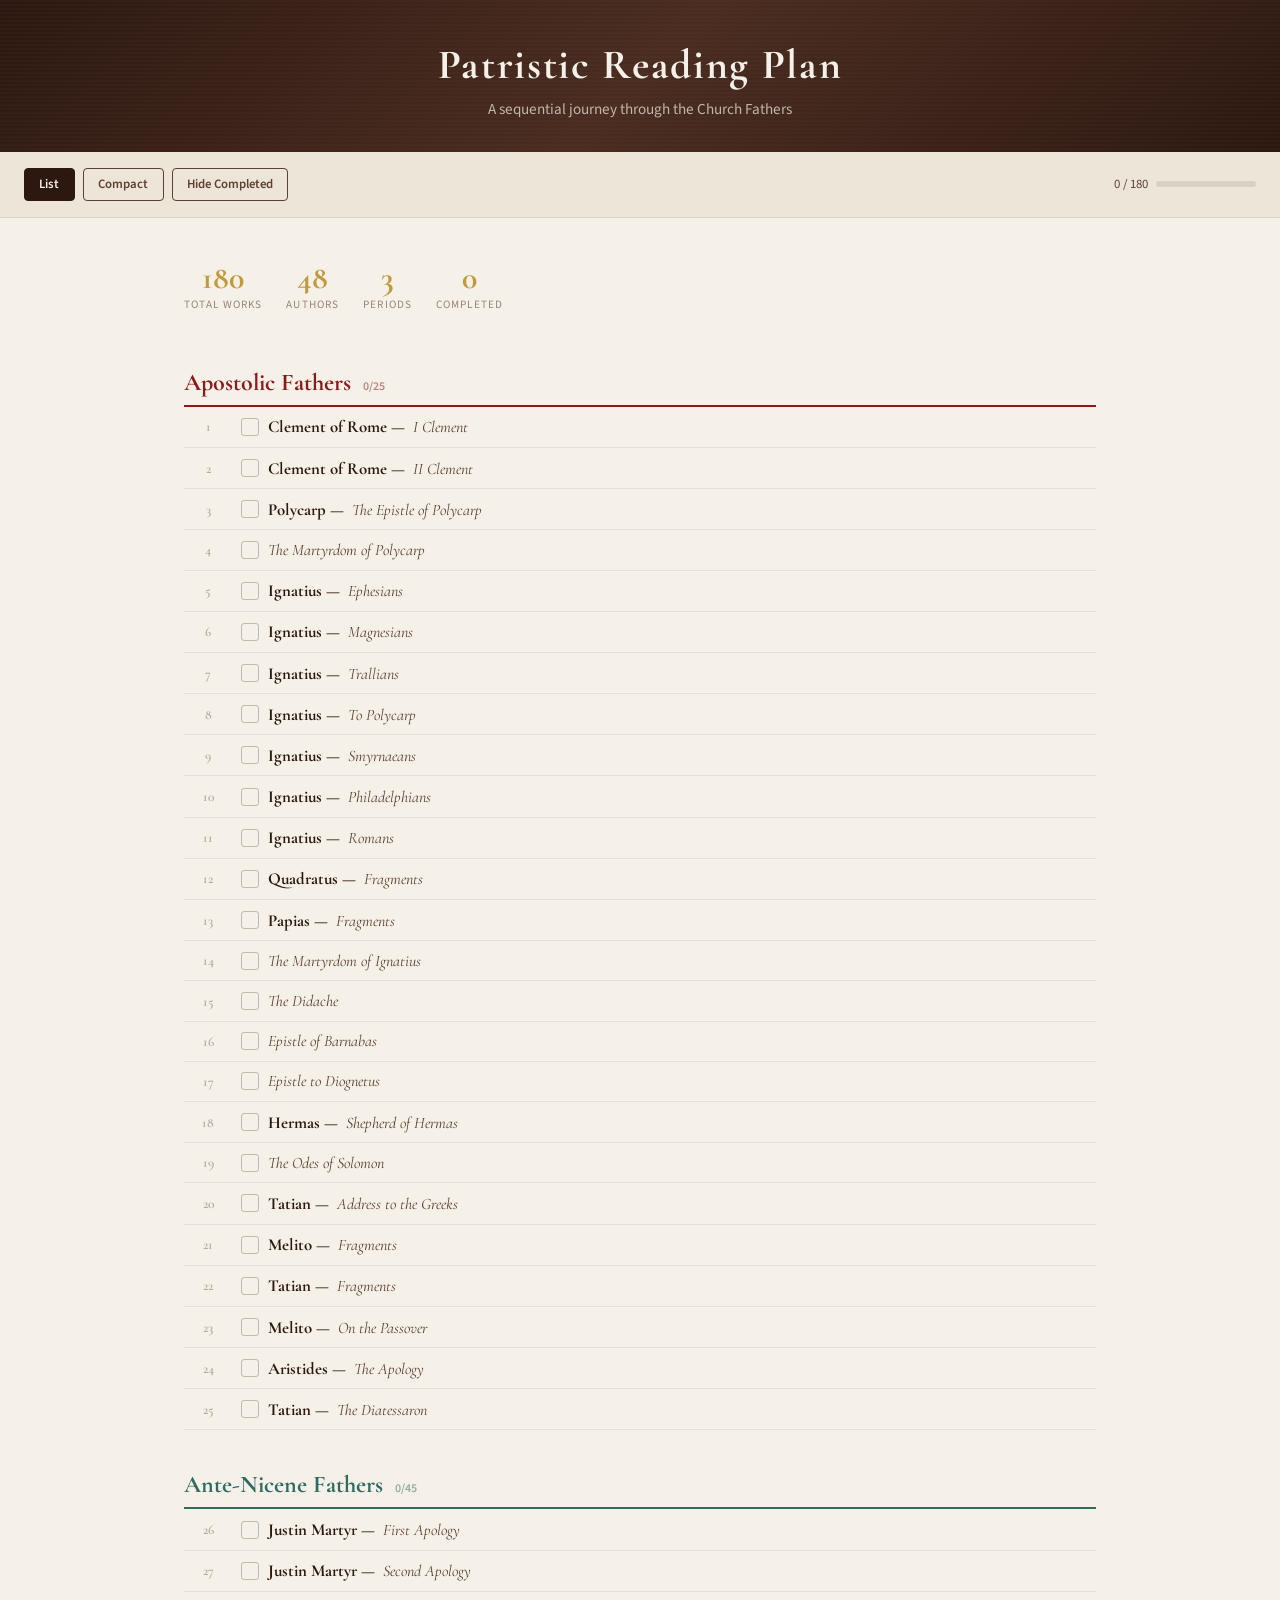
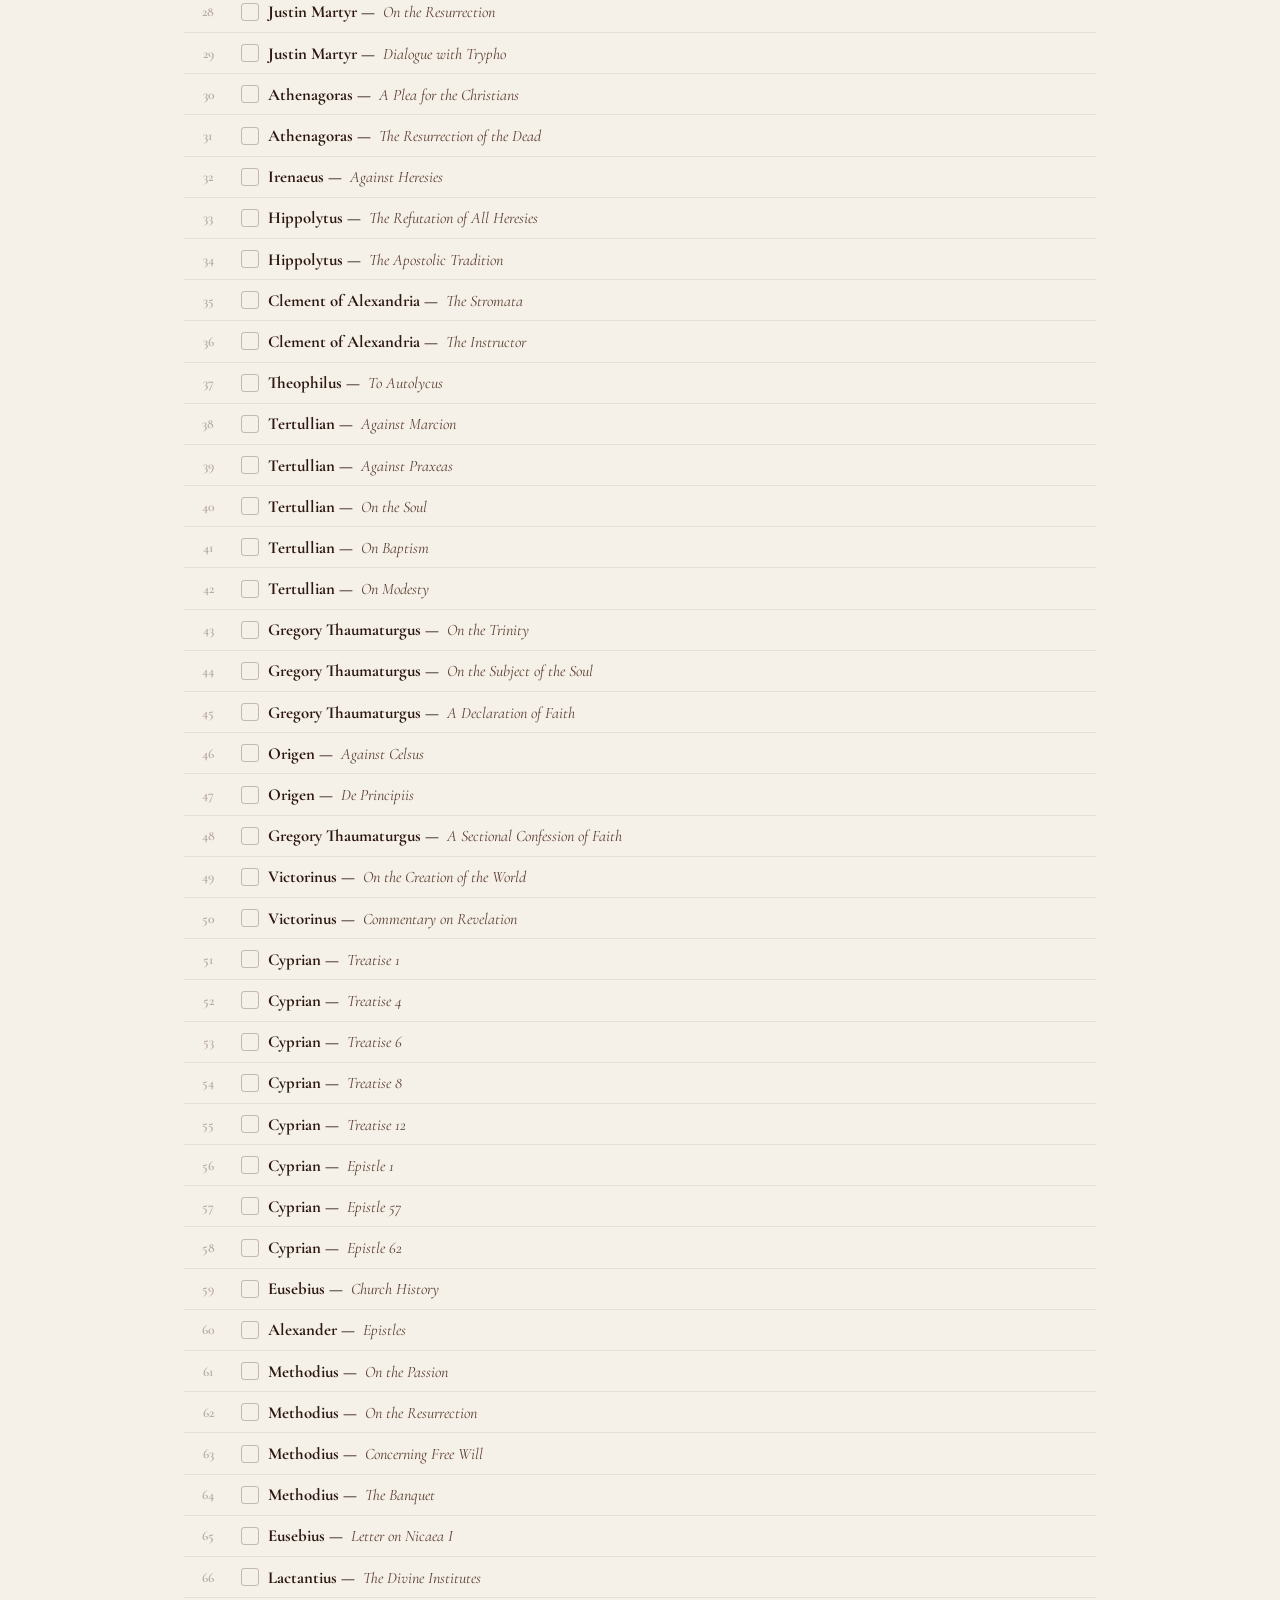
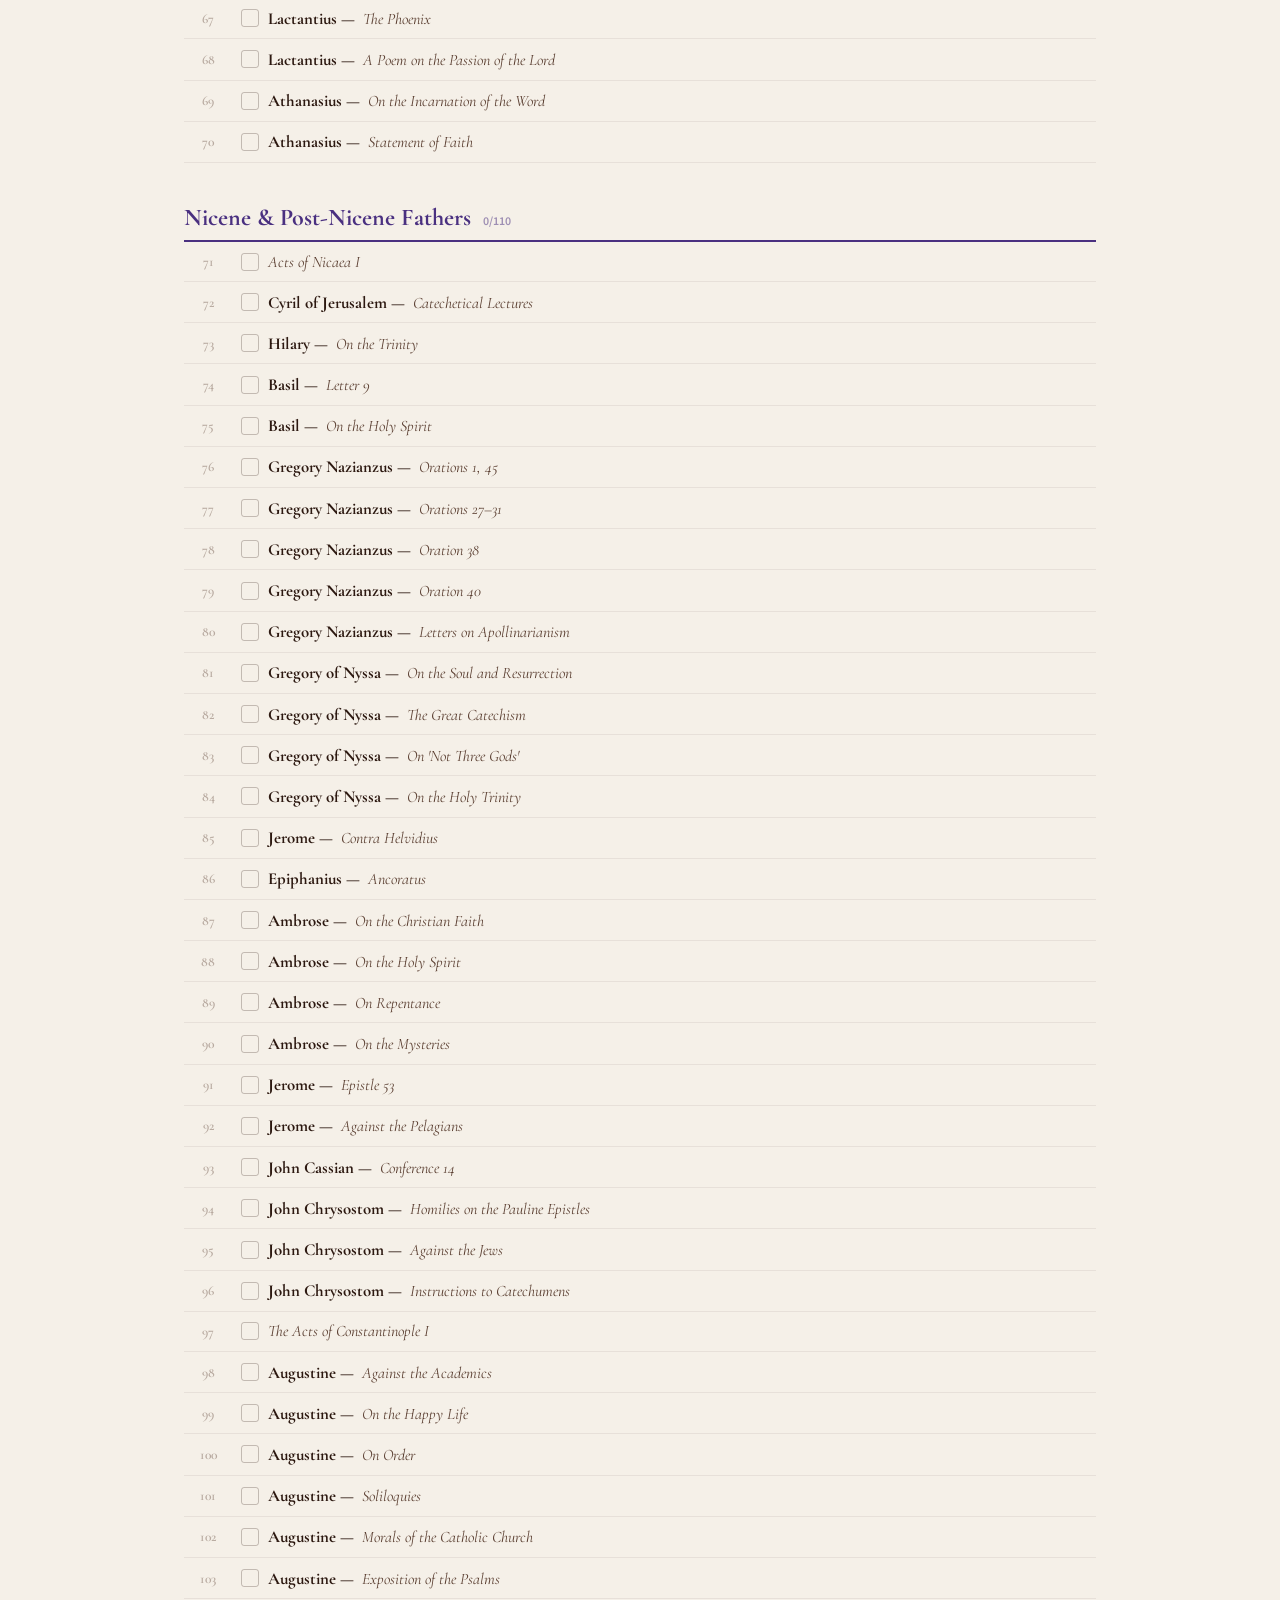
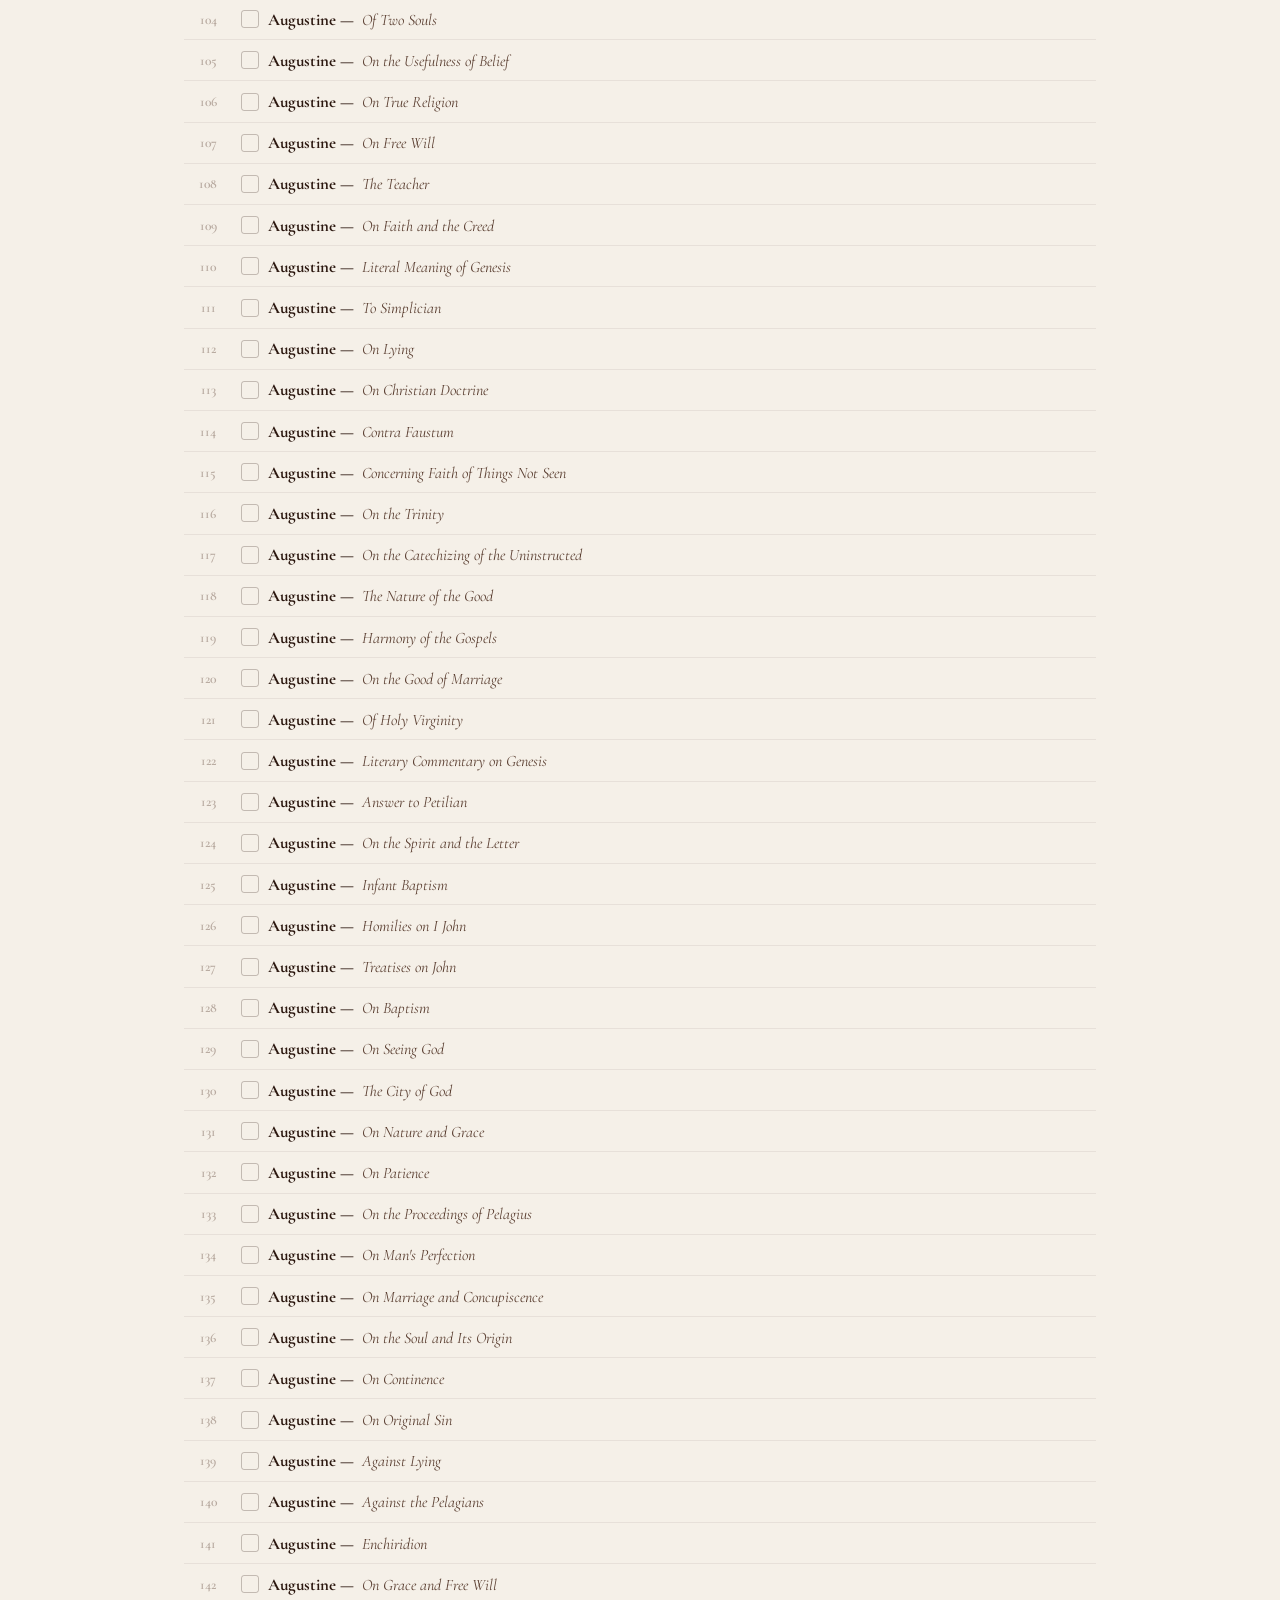
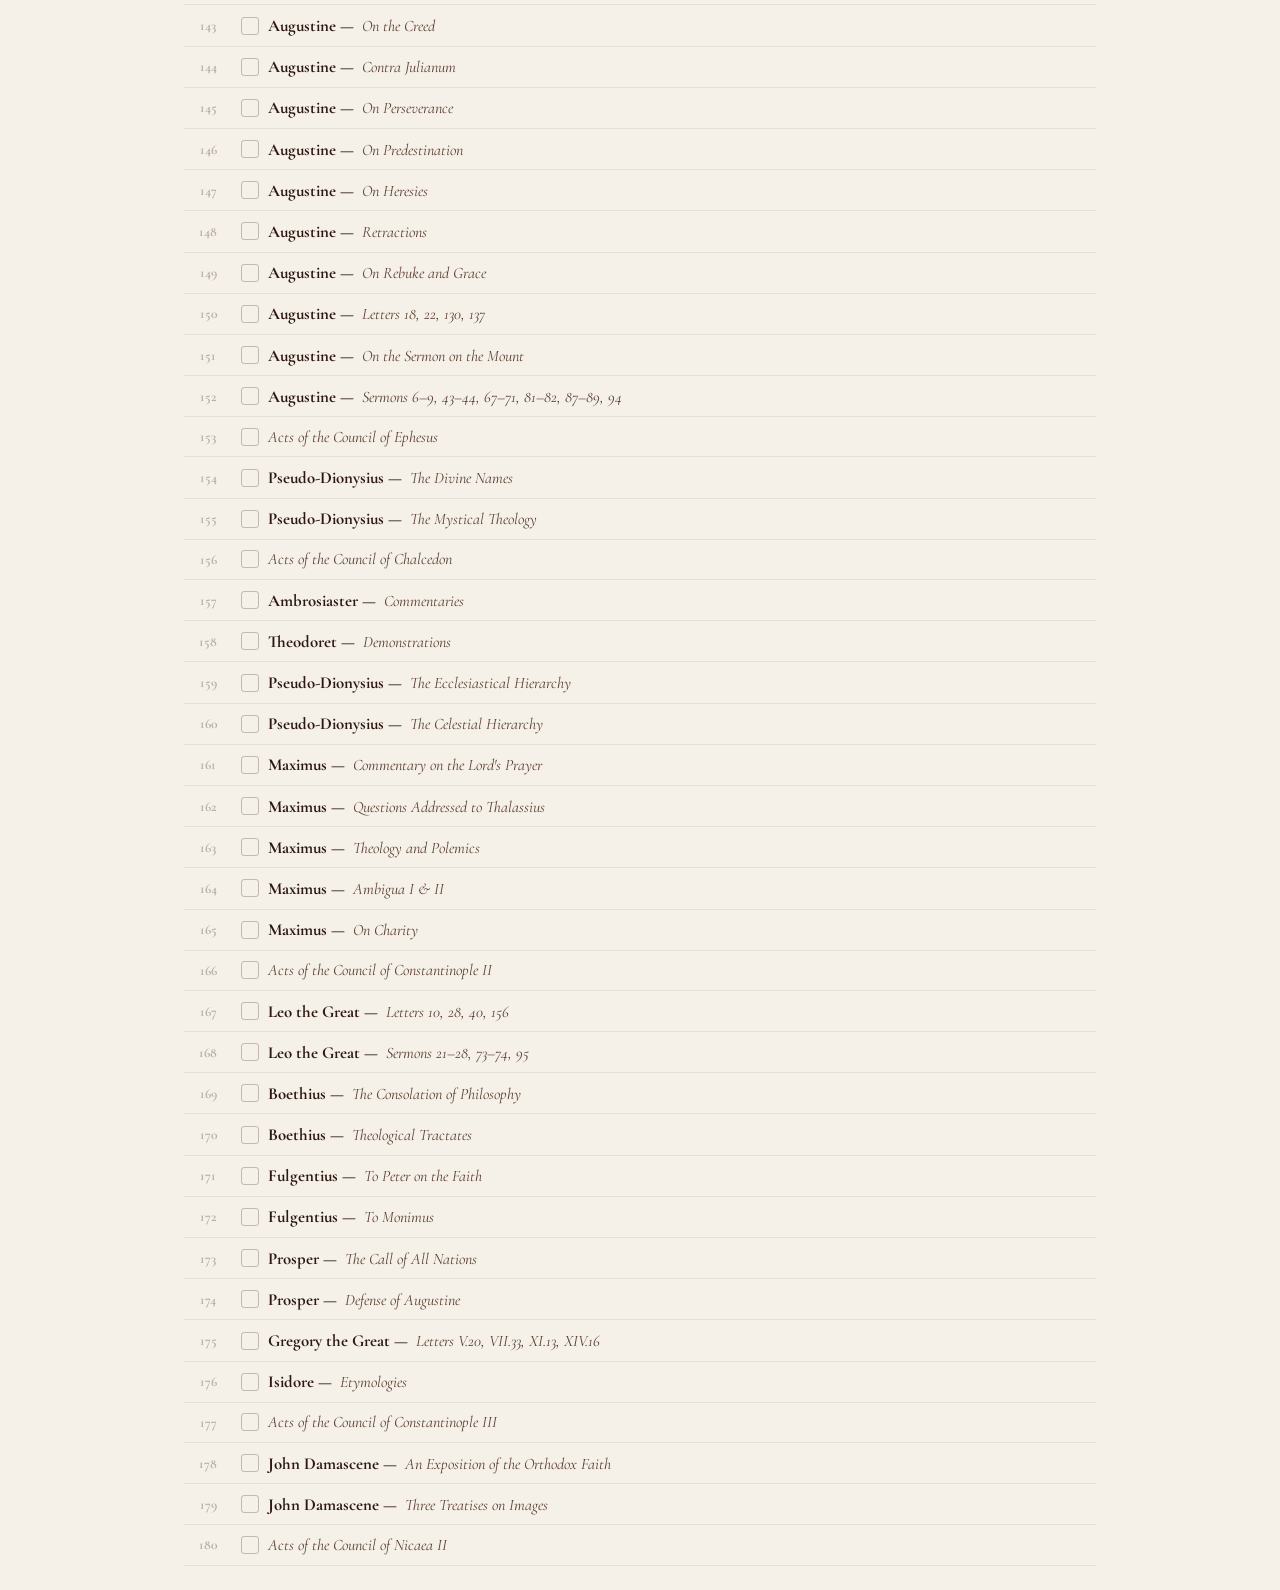
<file: index.html>
<!DOCTYPE html>
<html lang="en">
<head>
<meta charset="UTF-8">
<meta name="viewport" content="width=device-width, initial-scale=1.0">
<title>Patristic Reading Plan</title>
<style>
  @import url('https://fonts.googleapis.com/css2?family=Cormorant+Garamond:ital,wght@0,400;0,600;0,700;1,400&family=Source+Sans+3:wght@400;600;700&display=swap');

  :root {
    --parchment: #F5F0E8;
    --parchment-dark: #EDE6D8;
    --ink: #2C1810;
    --ink-light: #5C4033;
    --accent: #8B1A1A;
    --accent-light: #B34747;
    --gold: #C19A3E;
    --gold-light: #E8D5A3;
    --teal: #2E6B62;
    --teal-light: #E0F0ED;
    --section-apostolic: #8B1A1A;
    --section-ante: #2E6B62;
    --section-nicene: #4A3080;
    --shadow: rgba(44, 24, 16, 0.08);
  }

  * { margin: 0; padding: 0; box-sizing: border-box; }

  body {
    font-family: 'Source Sans 3', sans-serif;
    background: var(--parchment);
    color: var(--ink);
    min-height: 100vh;
  }

  header {
    background: linear-gradient(135deg, #2C1810 0%, #4A2C20 50%, #2C1810 100%);
    color: var(--parchment);
    padding: 2.5rem 1.5rem 2rem;
    text-align: center;
    position: relative;
    overflow: hidden;
  }

  header::before {
    content: '';
    position: absolute;
    inset: 0;
    background: repeating-linear-gradient(
      0deg,
      transparent,
      transparent 2px,
      rgba(255,255,255,0.015) 2px,
      rgba(255,255,255,0.015) 4px
    );
  }

  header h1 {
    font-family: 'Cormorant Garamond', serif;
    font-size: 2.6rem;
    font-weight: 700;
    letter-spacing: 0.04em;
    position: relative;
  }

  header p {
    font-size: 0.95rem;
    opacity: 0.7;
    margin-top: 0.5rem;
    position: relative;
  }

  .controls {
    display: flex;
    gap: 0.5rem;
    padding: 1rem 1.5rem;
    background: var(--parchment-dark);
    border-bottom: 1px solid rgba(44,24,16,0.1);
    flex-wrap: wrap;
    align-items: center;
    position: sticky;
    top: 0;
    z-index: 100;
  }

  .controls button {
    font-family: 'Source Sans 3', sans-serif;
    font-size: 0.8rem;
    font-weight: 600;
    padding: 0.4rem 0.9rem;
    border: 1.5px solid var(--ink-light);
    border-radius: 4px;
    background: transparent;
    color: var(--ink-light);
    cursor: pointer;
    transition: all 0.2s;
    white-space: nowrap;
  }

  .controls button:hover {
    background: var(--ink);
    color: var(--parchment);
    border-color: var(--ink);
  }

  .controls button.active {
    background: var(--ink);
    color: var(--parchment);
    border-color: var(--ink);
  }

  .progress-bar {
    margin-left: auto;
    font-size: 0.8rem;
    color: var(--ink-light);
    display: flex;
    align-items: center;
    gap: 0.5rem;
  }

  .progress-bar .bar {
    width: 100px;
    height: 6px;
    background: rgba(44,24,16,0.1);
    border-radius: 3px;
    overflow: hidden;
  }

  .progress-bar .bar-fill {
    height: 100%;
    background: var(--gold);
    border-radius: 3px;
    transition: width 0.3s;
  }

  main {
    max-width: 960px;
    margin: 0 auto;
    padding: 1.5rem;
  }

  .section-header {
    font-family: 'Cormorant Garamond', serif;
    font-size: 1.5rem;
    font-weight: 700;
    padding: 1rem 0 0.5rem;
    margin-top: 1.5rem;
    border-bottom: 2px solid;
    display: flex;
    align-items: baseline;
    gap: 0.75rem;
  }

  .section-header .count {
    font-family: 'Source Sans 3', sans-serif;
    font-size: 0.75rem;
    font-weight: 600;
    opacity: 0.5;
  }

  .section-header.apostolic { color: var(--section-apostolic); border-color: var(--section-apostolic); }
  .section-header.ante-nicene { color: var(--section-ante); border-color: var(--section-ante); }
  .section-header.nicene { color: var(--section-nicene); border-color: var(--section-nicene); }

  .reading-list {
    list-style: none;
    counter-reset: reading;
  }

  .reading-item {
    counter-increment: reading;
    display: flex;
    align-items: stretch;
    border-bottom: 1px solid rgba(44,24,16,0.07);
    transition: background 0.15s;
    position: relative;
  }

  .reading-item:hover {
    background: rgba(44,24,16,0.025);
  }

  .reading-item .num {
    width: 48px;
    min-width: 48px;
    display: flex;
    align-items: center;
    justify-content: center;
    font-family: 'Cormorant Garamond', serif;
    font-size: 0.85rem;
    font-weight: 600;
    color: var(--ink-light);
    opacity: 0.4;
  }

  .reading-item .checkbox {
    width: 36px;
    min-width: 36px;
    display: flex;
    align-items: center;
    justify-content: center;
    cursor: pointer;
  }

  .reading-item .checkbox input {
    display: none;
  }

  .reading-item .checkbox .check-box {
    width: 18px;
    height: 18px;
    border: 1.5px solid rgba(44,24,16,0.25);
    border-radius: 3px;
    display: flex;
    align-items: center;
    justify-content: center;
    transition: all 0.2s;
  }

  .reading-item .checkbox input:checked + .check-box {
    background: var(--gold);
    border-color: var(--gold);
  }

  .reading-item .checkbox input:checked + .check-box::after {
    content: '✓';
    color: white;
    font-size: 12px;
    font-weight: bold;
  }

  .reading-item.completed .title-text {
    text-decoration: line-through;
    opacity: 0.45;
  }

  .reading-item .content {
    flex: 1;
    padding: 0.6rem 0.75rem 0.6rem 0;
    display: flex;
    align-items: baseline;
    gap: 0.5rem;
    flex-wrap: wrap;
  }

  .title-text {
    font-family: 'Cormorant Garamond', serif;
    font-size: 1rem;
    font-weight: 400;
    font-style: italic;
    color: var(--ink-light);
    transition: opacity 0.2s;
  }

  .author-text {
    font-family: 'Cormorant Garamond', serif;
    font-size: 1.05rem;
    font-weight: 700;
    color: var(--ink);
  }

  .arrow-connector {
    display: flex;
    align-items: center;
    justify-content: center;
    padding: 0 0 0 48px;
    height: 0;
    overflow: visible;
    position: relative;
  }

  .arrow-connector svg {
    opacity: 0.15;
  }

  /* View modes */
  .view-table .reading-list { display: table; width: 100%; }
  .view-table .reading-item { display: table-row; }
  .view-table .reading-item > * { display: table-cell; vertical-align: middle; }

  .view-compact .reading-item .content { padding: 0.35rem 0.5rem 0.35rem 0; }
  .view-compact .title-text { font-size: 0.95rem; }

  /* Stats */
  .stats-row {
    display: flex;
    gap: 1.5rem;
    padding: 1rem 0;
    flex-wrap: wrap;
  }

  .stat {
    text-align: center;
  }

  .stat .val {
    font-family: 'Cormorant Garamond', serif;
    font-size: 2rem;
    font-weight: 700;
    color: var(--gold);
  }

  .stat .label {
    font-size: 0.7rem;
    text-transform: uppercase;
    letter-spacing: 0.1em;
    color: var(--ink-light);
    opacity: 0.6;
  }

  .hidden { display: none !important; }
</style>
</head>
<body>

<header>
  <h1>Patristic Reading Plan</h1>
  <p>A sequential journey through the Church Fathers</p>
</header>

<div class="controls">
  <button class="active" onclick="setView('default')">List</button>
  <button onclick="setView('compact')">Compact</button>
  <button onclick="toggleCompleted()">Hide Completed</button>
  <div class="progress-bar">
    <span id="progressText">0 / 0</span>
    <div class="bar"><div class="bar-fill" id="progressFill" style="width:0%"></div></div>
  </div>
</div>

<main id="main"></main>

<script>
const DATA = [
  {
    section: "Apostolic Fathers",
    cls: "apostolic",
    works: [
      ["I Clement", "Clement of Rome"],
      ["II Clement", "Clement of Rome"],
      ["The Epistle of Polycarp", "Polycarp"],
      ["The Martyrdom of Polycarp", ""],
      ["Ephesians", "Ignatius"],
      ["Magnesians", "Ignatius"],
      ["Trallians", "Ignatius"],
      ["To Polycarp", "Ignatius"],
      ["Smyrnaeans", "Ignatius"],
      ["Philadelphians", "Ignatius"],
      ["Romans", "Ignatius"],
      ["Fragments", "Quadratus"],
      ["Fragments", "Papias"],
      ["The Martyrdom of Ignatius", ""],
      ["The Didache", ""],
      ["Epistle of Barnabas", ""],
      ["Epistle to Diognetus", ""],
      ["Shepherd of Hermas", "Hermas"],
      ["The Odes of Solomon", ""],
      ["Address to the Greeks", "Tatian"],
      ["Fragments", "Melito"],
      ["Fragments", "Tatian"],
      ["On the Passover", "Melito"],
      ["The Apology", "Aristides"],
      ["The Diatessaron", "Tatian"],
    ]
  },
  {
    section: "Ante-Nicene Fathers",
    cls: "ante-nicene",
    works: [
      ["First Apology", "Justin Martyr"],
      ["Second Apology", "Justin Martyr"],
      ["On the Resurrection", "Justin Martyr"],
      ["Dialogue with Trypho", "Justin Martyr"],
      ["A Plea for the Christians", "Athenagoras"],
      ["The Resurrection of the Dead", "Athenagoras"],
      ["Against Heresies", "Irenaeus"],
      ["The Refutation of All Heresies", "Hippolytus"],
      ["The Apostolic Tradition", "Hippolytus"],
      ["The Stromata", "Clement of Alexandria"],
      ["The Instructor", "Clement of Alexandria"],
      ["To Autolycus", "Theophilus"],
      ["Against Marcion", "Tertullian"],
      ["Against Praxeas", "Tertullian"],
      ["On the Soul", "Tertullian"],
      ["On Baptism", "Tertullian"],
      ["On Modesty", "Tertullian"],
      ["On the Trinity", "Gregory Thaumaturgus"],
      ["On the Subject of the Soul", "Gregory Thaumaturgus"],
      ["A Declaration of Faith", "Gregory Thaumaturgus"],
      ["Against Celsus", "Origen"],
      ["De Principiis", "Origen"],
      ["A Sectional Confession of Faith", "Gregory Thaumaturgus"],
      ["On the Creation of the World", "Victorinus"],
      ["Commentary on Revelation", "Victorinus"],
      ["Treatise 1", "Cyprian"],
      ["Treatise 4", "Cyprian"],
      ["Treatise 6", "Cyprian"],
      ["Treatise 8", "Cyprian"],
      ["Treatise 12", "Cyprian"],
      ["Epistle 1", "Cyprian"],
      ["Epistle 57", "Cyprian"],
      ["Epistle 62", "Cyprian"],
      ["Church History", "Eusebius"],
      ["Epistles", "Alexander"],
      ["On the Passion", "Methodius"],
      ["On the Resurrection", "Methodius"],
      ["Concerning Free Will", "Methodius"],
      ["The Banquet", "Methodius"],
      ["Letter on Nicaea I", "Eusebius"],
      ["The Divine Institutes", "Lactantius"],
      ["The Phoenix", "Lactantius"],
      ["A Poem on the Passion of the Lord", "Lactantius"],
      ["On the Incarnation of the Word", "Athanasius"],
      ["Statement of Faith", "Athanasius"],
    ]
  },
  {
    section: "Nicene & Post-Nicene Fathers",
    cls: "nicene",
    works: [
      ["Acts of Nicaea I", ""],
      ["Catechetical Lectures", "Cyril of Jerusalem"],
      ["On the Trinity", "Hilary"],
      ["Letter 9", "Basil"],
      ["On the Holy Spirit", "Basil"],
      ["Orations 1, 45", "Gregory Nazianzus"],
      ["Orations 27–31", "Gregory Nazianzus"],
      ["Oration 38", "Gregory Nazianzus"],
      ["Oration 40", "Gregory Nazianzus"],
      ["Letters on Apollinarianism", "Gregory Nazianzus"],
      ["On the Soul and Resurrection", "Gregory of Nyssa"],
      ["The Great Catechism", "Gregory of Nyssa"],
      ["On 'Not Three Gods'", "Gregory of Nyssa"],
      ["On the Holy Trinity", "Gregory of Nyssa"],
      ["Contra Helvidius", "Jerome"],
      ["Ancoratus", "Epiphanius"],
      ["On the Christian Faith", "Ambrose"],
      ["On the Holy Spirit", "Ambrose"],
      ["On Repentance", "Ambrose"],
      ["On the Mysteries", "Ambrose"],
      ["Epistle 53", "Jerome"],
      ["Against the Pelagians", "Jerome"],
      ["Conference 14", "John Cassian"],
      ["Homilies on the Pauline Epistles", "John Chrysostom"],
      ["Against the Jews", "John Chrysostom"],
      ["Instructions to Catechumens", "John Chrysostom"],
      ["The Acts of Constantinople I", ""],
      ["Against the Academics", "Augustine"],
      ["On the Happy Life", "Augustine"],
      ["On Order", "Augustine"],
      ["Soliloquies", "Augustine"],
      ["Morals of the Catholic Church", "Augustine"],
      ["Exposition of the Psalms", "Augustine"],
      ["Of Two Souls", "Augustine"],
      ["On the Usefulness of Belief", "Augustine"],
      ["On True Religion", "Augustine"],
      ["On Free Will", "Augustine"],
      ["The Teacher", "Augustine"],
      ["On Faith and the Creed", "Augustine"],
      ["Literal Meaning of Genesis", "Augustine"],
      ["To Simplician", "Augustine"],
      ["On Lying", "Augustine"],
      ["On Christian Doctrine", "Augustine"],
      ["Contra Faustum", "Augustine"],
      ["Concerning Faith of Things Not Seen", "Augustine"],
      ["On the Trinity", "Augustine"],
      ["On the Catechizing of the Uninstructed", "Augustine"],
      ["The Nature of the Good", "Augustine"],
      ["Harmony of the Gospels", "Augustine"],
      ["On the Good of Marriage", "Augustine"],
      ["Of Holy Virginity", "Augustine"],
      ["Literary Commentary on Genesis", "Augustine"],
      ["Answer to Petilian", "Augustine"],
      ["On the Spirit and the Letter", "Augustine"],
      ["Infant Baptism", "Augustine"],
      ["Homilies on I John", "Augustine"],
      ["Treatises on John", "Augustine"],
      ["On Baptism", "Augustine"],
      ["On Seeing God", "Augustine"],
      ["The City of God", "Augustine"],
      ["On Nature and Grace", "Augustine"],
      ["On Patience", "Augustine"],
      ["On the Proceedings of Pelagius", "Augustine"],
      ["On Man's Perfection", "Augustine"],
      ["On Marriage and Concupiscence", "Augustine"],
      ["On the Soul and Its Origin", "Augustine"],
      ["On Continence", "Augustine"],
      ["On Original Sin", "Augustine"],
      ["Against Lying", "Augustine"],
      ["Against the Pelagians", "Augustine"],
      ["Enchiridion", "Augustine"],
      ["On Grace and Free Will", "Augustine"],
      ["On the Creed", "Augustine"],
      ["Contra Julianum", "Augustine"],
      ["On Perseverance", "Augustine"],
      ["On Predestination", "Augustine"],
      ["On Heresies", "Augustine"],
      ["Retractions", "Augustine"],
      ["On Rebuke and Grace", "Augustine"],
      ["Letters 18, 22, 130, 137", "Augustine"],
      ["On the Sermon on the Mount", "Augustine"],
      ["Sermons 6–9, 43–44, 67–71, 81–82, 87–89, 94", "Augustine"],
      ["Acts of the Council of Ephesus", ""],
      ["The Divine Names", "Pseudo-Dionysius"],
      ["The Mystical Theology", "Pseudo-Dionysius"],
      ["Acts of the Council of Chalcedon", ""],
      ["Commentaries", "Ambrosiaster"],
      ["Demonstrations", "Theodoret"],
      ["The Ecclesiastical Hierarchy", "Pseudo-Dionysius"],
      ["The Celestial Hierarchy", "Pseudo-Dionysius"],
      ["Commentary on the Lord's Prayer", "Maximus"],
      ["Questions Addressed to Thalassius", "Maximus"],
      ["Theology and Polemics", "Maximus"],
      ["Ambigua I & II", "Maximus"],
      ["On Charity", "Maximus"],
      ["Acts of the Council of Constantinople II", ""],
      ["Letters 10, 28, 40, 156", "Leo the Great"],
      ["Sermons 21–28, 73–74, 95", "Leo the Great"],
      ["The Consolation of Philosophy", "Boethius"],
      ["Theological Tractates", "Boethius"],
      ["To Peter on the Faith", "Fulgentius"],
      ["To Monimus", "Fulgentius"],
      ["The Call of All Nations", "Prosper"],
      ["Defense of Augustine", "Prosper"],
      ["Letters V.20, VII.33, XI.13, XIV.16", "Gregory the Great"],
      ["Etymologies", "Isidore"],
      ["Acts of the Council of Constantinople III", ""],
      ["An Exposition of the Orthodox Faith", "John Damascene"],
      ["Three Treatises on Images", "John Damascene"],
      ["Acts of the Council of Nicaea II", ""],
    ]
  }
];

let completedSet = new Set(JSON.parse(localStorage.getItem('patristic_completed') || '[]'));
let hideCompleted = false;
let currentView = 'default';

function save() {
  localStorage.setItem('patristic_completed', JSON.stringify([...completedSet]));
}

function getGlobalIndex(sectionIdx, workIdx) {
  let n = 0;
  for (let s = 0; s < sectionIdx; s++) n += DATA[s].works.length;
  return n + workIdx;
}

function totalWorks() {
  return DATA.reduce((a, s) => a + s.works.length, 0);
}

function updateProgress() {
  const total = totalWorks();
  const done = completedSet.size;
  document.getElementById('progressText').textContent = `${done} / ${total}`;
  document.getElementById('progressFill').style.width = `${(done/total)*100}%`;
}

function toggleCheck(globalIdx) {
  if (completedSet.has(globalIdx)) completedSet.delete(globalIdx);
  else completedSet.add(globalIdx);
  save();
  render();
}

function setView(v) {
  currentView = v;
  document.querySelectorAll('.controls button').forEach((b,i) => {
    b.classList.toggle('active', i === (v === 'default' ? 0 : v === 'compact' ? 1 : -1));
  });
  render();
}

function toggleCompleted() {
  hideCompleted = !hideCompleted;
  const btn = document.querySelectorAll('.controls button')[2];
  btn.classList.toggle('active', hideCompleted);
  btn.textContent = hideCompleted ? 'Show All' : 'Hide Completed';
  render();
}

function render() {
  const main = document.getElementById('main');
  let html = '';

  // Stats
  const total = totalWorks();
  const authorMap = {};
  DATA.forEach(s => s.works.forEach(([t, a]) => {
    const key = a || 'Anonymous/Various';
    authorMap[key] = (authorMap[key] || 0) + 1;
  }));

  html += `<div class="stats-row">
    <div class="stat"><div class="val">${total}</div><div class="label">Total Works</div></div>
    <div class="stat"><div class="val">${Object.keys(authorMap).length}</div><div class="label">Authors</div></div>
    <div class="stat"><div class="val">${DATA.length}</div><div class="label">Periods</div></div>
    <div class="stat"><div class="val">${completedSet.size}</div><div class="label">Completed</div></div>
  </div>`;

  DATA.forEach((section, si) => {
    const sectionCompleted = section.works.filter((_, wi) => completedSet.has(getGlobalIndex(si, wi))).length;
    html += `<div class="section-header ${section.cls}">${section.section} <span class="count">${sectionCompleted}/${section.works.length}</span></div>`;
    html += `<ol class="reading-list">`;

    section.works.forEach(([title, author], wi) => {
      const gi = getGlobalIndex(si, wi);
      const done = completedSet.has(gi);
      const hiddenCls = (hideCompleted && done) ? ' hidden' : '';
      const completedCls = done ? ' completed' : '';

      html += `<li class="reading-item${completedCls}${hiddenCls}">
        <div class="num">${gi + 1}</div>
        <label class="checkbox">
          <input type="checkbox" ${done ? 'checked' : ''} onchange="toggleCheck(${gi})">
          <div class="check-box"></div>
        </label>
        <div class="content">
          ${author ? `<span class="author-text">${author} —</span>` : ''}
          <span class="title-text">${title}</span>
        </div>
      </li>`;
    });

    html += `</ol>`;
  });

  main.innerHTML = html;
  if (currentView === 'compact') main.classList.add('view-compact');
  else main.classList.remove('view-compact');
  updateProgress();
}

render();
</script>
</body>
</html>
</file>
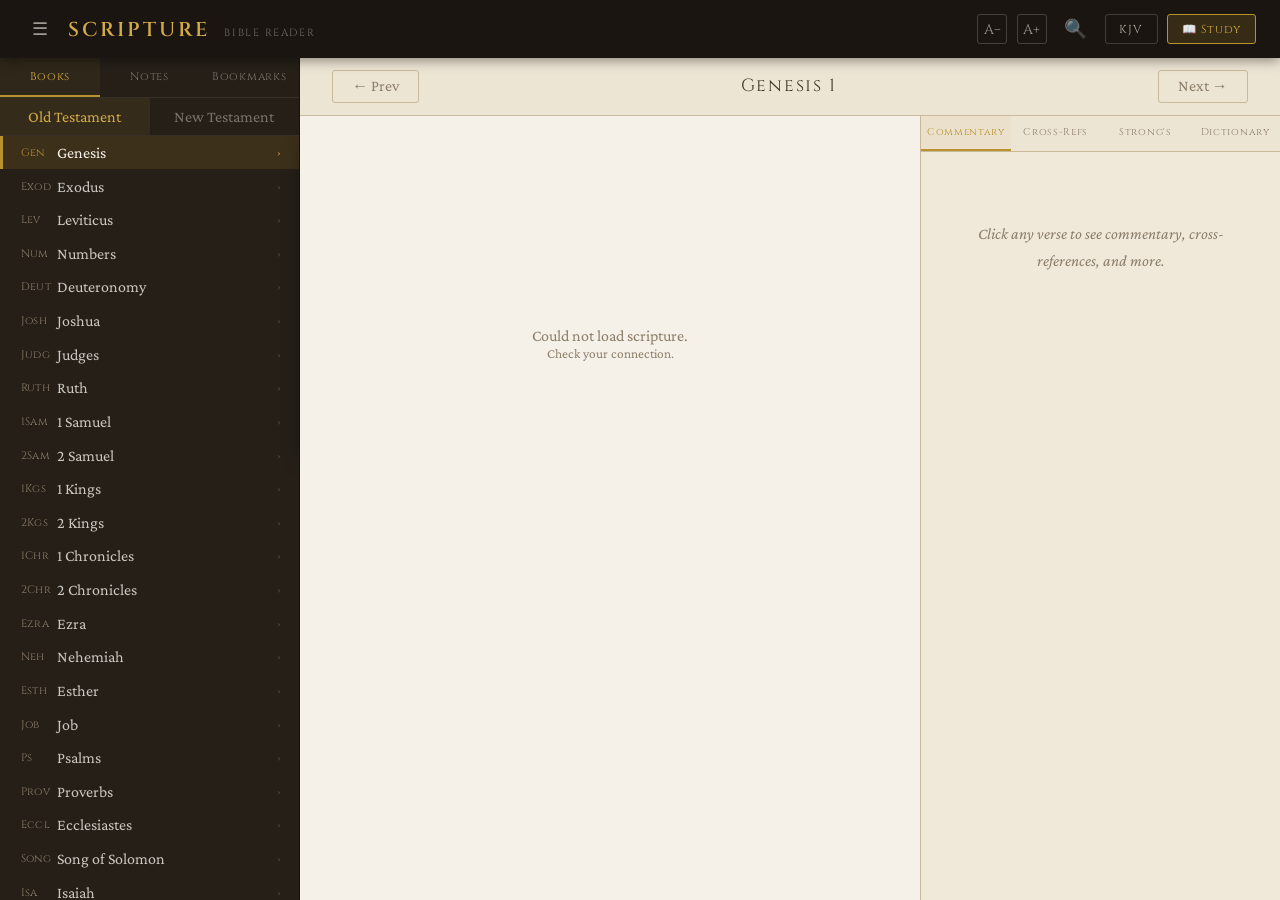
<file: bible-reader-v2.html>
<!DOCTYPE html>
<html lang="en">
<head>
<meta charset="UTF-8">
<meta name="viewport" content="width=device-width, initial-scale=1.0">
<title>Scripture — Bible Reader</title>
<link href="https://fonts.googleapis.com/css2?family=EB+Garamond:ital,wght@0,400;0,500;0,600;1,400;1,500&family=Cinzel:wght@400;500;600&family=Crimson+Pro:ital,wght@0,300;0,400;1,300;1,400&display=swap" rel="stylesheet">
<style>
:root {
  --parchment:#f5f0e8; --parchment-dark:#ede5d4; --ink:#1a1510; --ink-light:#3d3528;
  --ink-faint:#8c7e6a; --gold:#b8922a; --gold-light:#d4ab45; --red:#8b2020;
  --border:#c8b99a; --panel-bg:#f0e9da; --sidebar-bg:#251f18; --sidebar-text:#f5f0e8;
}
*{margin:0;padding:0;box-sizing:border-box;}
body{background:var(--parchment);color:var(--ink);font-family:'Crimson Pro',Georgia,serif;height:100vh;display:flex;flex-direction:column;overflow:hidden;}

/* HEADER */
header{background:var(--ink);color:var(--parchment);padding:0 1.5rem;display:flex;align-items:center;justify-content:space-between;height:58px;flex-shrink:0;z-index:200;box-shadow:0 2px 12px rgba(0,0,0,.45);}
.logo{font-family:'Cinzel',serif;font-size:1.25rem;font-weight:600;letter-spacing:.15em;color:var(--gold-light);}
.logo sub{font-size:.65rem;letter-spacing:.15em;color:rgba(245,240,232,.4);font-weight:400;margin-left:.4rem;text-transform:uppercase;vertical-align:baseline;}
.hdr-right{display:flex;align-items:center;gap:.6rem;}
.hbtn{background:none;border:1px solid rgba(245,240,232,.18);color:rgba(245,240,232,.7);font-family:'Cinzel',serif;font-size:.72rem;letter-spacing:.08em;padding:.38rem .85rem;border-radius:3px;cursor:pointer;transition:all .2s;white-space:nowrap;}
.hbtn:hover{border-color:var(--gold-light);color:var(--gold-light);background:rgba(184,146,42,.08);}
.hbtn.on{background:rgba(184,146,42,.18);border-color:var(--gold);color:var(--gold-light);}
.ibtn{background:none;border:none;color:rgba(245,240,232,.6);cursor:pointer;padding:.4rem .5rem;border-radius:4px;transition:all .2s;font-size:1.15rem;line-height:1;}
.ibtn:hover{color:var(--gold-light);background:rgba(255,255,255,.06);}
.fbtn{background:none;border:1px solid rgba(245,240,232,.2);color:rgba(245,240,232,.6);width:30px;height:30px;border-radius:3px;cursor:pointer;transition:all .2s;font-size:.88rem;font-family:'Cinzel',serif;}
.fbtn:hover{border-color:var(--gold-light);color:var(--gold-light);}

/* BODY */
.app-body{display:flex;flex:1;overflow:hidden;}

/* SIDEBAR */
.sidebar{width:300px;flex-shrink:0;background:var(--sidebar-bg);color:var(--sidebar-text);display:flex;flex-direction:column;overflow:hidden;transition:width .28s ease;border-right:1px solid rgba(0,0,0,.4);}
.sidebar.collapsed{width:0;}
.tab-bar{display:flex;border-bottom:1px solid rgba(245,240,232,.08);flex-shrink:0;}
.tab-btn{flex:1;padding:.7rem .2rem;background:none;border:none;border-bottom:2px solid transparent;color:rgba(245,240,232,.4);font-family:'Cinzel',serif;font-size:.7rem;letter-spacing:.06em;cursor:pointer;transition:all .2s;}
.tab-btn.active{color:var(--gold-light);border-bottom-color:var(--gold);background:rgba(184,146,42,.07);}
.sb-panel{display:none;flex-direction:column;overflow:hidden;flex:1;}
.sb-panel.visible{display:flex;}

/* Books */
.ts-switch{display:flex;border-bottom:1px solid rgba(245,240,232,.08);flex-shrink:0;}
.ts-btn{flex:1;padding:.6rem;background:none;border:none;color:rgba(245,240,232,.4);font-family:'Crimson Pro',serif;font-size:1rem;cursor:pointer;transition:all .2s;}
.ts-btn.active{color:var(--gold-light);background:rgba(184,146,42,.1);}
.books-scroll{flex:1;overflow-y:auto;}
.books-scroll::-webkit-scrollbar{width:4px;}
.books-scroll::-webkit-scrollbar-thumb{background:rgba(184,146,42,.25);border-radius:2px;}

/* Book row with chapter flyout */
.book-row{display:flex;align-items:center;padding:.52rem 1.1rem;cursor:pointer;transition:all .15s;border-left:3px solid transparent;position:relative;}
.book-row:hover{background:rgba(245,240,232,.06);}
.book-row.active{background:rgba(184,146,42,.15);border-left-color:var(--gold);}
.book-row:hover .ch-flyout,.book-row.active .ch-flyout{display:flex;}
.bk-abbr{font-family:'Cinzel',serif;font-size:.68rem;letter-spacing:.04em;color:var(--ink-faint);width:36px;flex-shrink:0;}
.book-row.active .bk-abbr{color:var(--gold);}
.bk-nm{font-size:1rem;color:rgba(245,240,232,.8);}
.book-row.active .bk-nm{color:var(--sidebar-text);}
.bk-arrow{margin-left:auto;font-size:.65rem;color:rgba(245,240,232,.2);transition:color .2s;}
.book-row:hover .bk-arrow{color:rgba(184,146,42,.6);}
.book-row.active .bk-arrow{color:var(--gold);}

/* Chapter flyout — appears to the RIGHT of the book row */
.ch-flyout{
  display:none;
  position:absolute;
  left:100%;
  top:0;
  z-index:500;
  background:#1e1810;
  border:1px solid rgba(184,146,42,.3);
  border-radius:0 6px 6px 0;
  box-shadow:6px 4px 20px rgba(0,0,0,.5);
  flex-direction:column;
  min-width:220px;
  max-height:320px;
}
.ch-flyout-title{font-family:'Cinzel',serif;font-size:.6rem;letter-spacing:.15em;color:var(--gold-light);padding:.55rem .8rem .4rem;border-bottom:1px solid rgba(245,240,232,.08);opacity:.8;flex-shrink:0;}
.ch-flyout-grid{display:grid;grid-template-columns:repeat(6,1fr);gap:3px;padding:.5rem .6rem .7rem;overflow-y:auto;flex:1;}
.ch-flyout-grid::-webkit-scrollbar{width:3px;}
.ch-flyout-grid::-webkit-scrollbar-thumb{background:rgba(184,146,42,.2);}
.ch-num{background:rgba(245,240,232,.07);border:none;color:rgba(245,240,232,.55);font-family:'Crimson Pro',serif;font-size:.88rem;padding:.35rem 0;border-radius:3px;cursor:pointer;transition:all .15s;text-align:center;}
.ch-num:hover{background:rgba(184,146,42,.25);color:var(--gold-light);}
.ch-num.active{background:var(--gold);color:var(--ink);font-weight:700;}

/* Notes/BM lists */
.notes-body{flex:1;overflow-y:auto;padding:.7rem 1rem;display:flex;flex-direction:column;gap:.5rem;}
.notes-body::-webkit-scrollbar{width:4px;}
.notes-body::-webkit-scrollbar-thumb{background:rgba(184,146,42,.2);}
.note-card{background:rgba(184,146,42,.08);border:1px solid rgba(184,146,42,.18);border-radius:5px;padding:.55rem .75rem;cursor:pointer;transition:all .2s;}
.note-card:hover{background:rgba(184,146,42,.16);}
.note-ref{font-family:'Cinzel',serif;font-size:.68rem;color:var(--gold-light);letter-spacing:.05em;}
.note-snip{font-size:.88rem;color:rgba(245,240,232,.55);margin-top:.2rem;white-space:nowrap;overflow:hidden;text-overflow:ellipsis;}
.bm-card{background:rgba(139,32,32,.12);border:1px solid rgba(139,32,32,.2);border-radius:5px;padding:.55rem .75rem;cursor:pointer;transition:all .2s;}
.bm-card:hover{background:rgba(139,32,32,.2);}
.bm-ref{font-family:'Cinzel',serif;font-size:.68rem;color:#c97070;letter-spacing:.05em;}
.bm-snip{font-size:.88rem;color:rgba(245,240,232,.5);margin-top:.1rem;white-space:nowrap;overflow:hidden;text-overflow:ellipsis;}
.empty-msg{text-align:center;padding:2rem .5rem;font-size:.9rem;color:rgba(245,240,232,.25);font-style:italic;}

/* READER */
.reader-wrap{flex:1;display:flex;flex-direction:column;overflow:hidden;}
.ch-nav{display:flex;align-items:center;justify-content:space-between;padding:.75rem 2rem;background:var(--parchment-dark);border-bottom:1px solid var(--border);flex-shrink:0;}
.nav-btn{background:none;border:1px solid var(--border);color:var(--ink-faint);font-family:'Crimson Pro',serif;font-size:1rem;padding:.4rem 1.2rem;border-radius:3px;cursor:pointer;transition:all .2s;}
.nav-btn:hover{border-color:var(--gold);color:var(--gold);}
.ch-title{font-family:'Cinzel',serif;font-size:1.1rem;letter-spacing:.1em;color:var(--ink-light);}
.content-split{display:flex;flex:1;overflow:hidden;}
.reader-scroll{flex:1;overflow-y:auto;}
.reader-scroll::-webkit-scrollbar{width:6px;}
.reader-scroll::-webkit-scrollbar-track{background:var(--parchment-dark);}
.reader-scroll::-webkit-scrollbar-thumb{background:var(--border);border-radius:3px;}
.reader-inner{max-width:740px;margin:0 auto;padding:3rem 2rem 6rem;}
.book-heading{text-align:center;margin-bottom:2.5rem;padding-bottom:1.25rem;border-bottom:1px solid var(--border);position:relative;}
.book-heading::after{content:'✦';position:absolute;bottom:-.55rem;left:50%;transform:translateX(-50%);background:var(--parchment);padding:0 .5rem;color:var(--gold);font-size:.7rem;}
.book-heading h1{font-family:'Cinzel',serif;font-size:2.2rem;font-weight:500;letter-spacing:.12em;margin-bottom:.25rem;}
.book-heading .ch-lbl{font-family:'EB Garamond',serif;font-style:italic;color:var(--ink-faint);font-size:1.2rem;letter-spacing:.06em;}
.sec-head{font-family:'EB Garamond',serif;font-style:italic;font-size:1.15rem;color:var(--ink-faint);text-align:center;margin:1.4rem 0 .5rem;letter-spacing:.04em;}
.verse-block{display:flex;gap:.65rem;padding:.4rem .55rem;border-radius:4px;transition:background .15s;position:relative;cursor:pointer;border-left:3px solid transparent;}
.verse-block:hover{background:rgba(184,146,42,.06);}
.verse-block.selected{background:rgba(184,146,42,.11);border-left-color:var(--gold-light);}
.verse-block.hl-yellow{background:rgba(220,170,30,.15);border-left-color:goldenrod;}
.verse-block.hl-blue{background:rgba(60,120,200,.1);border-left-color:steelblue;}
.verse-block.hl-green{background:rgba(50,140,70,.1);border-left-color:seagreen;}
.verse-block.bookmarked{border-left-color:var(--red)!important;}
.vnum{font-family:'Cinzel',serif;font-size:.68rem;color:var(--gold);min-width:2rem;padding-top:.48rem;letter-spacing:.03em;user-select:none;flex-shrink:0;}
.vtext{font-size:1.3rem;line-height:2;color:var(--ink);font-weight:300;}
.verse-block:first-child .vtext::first-letter{font-family:'Cinzel',serif;font-size:3.8rem;float:left;line-height:.8;margin-right:.1em;margin-top:.1em;color:var(--gold);}
.bm-dot{position:absolute;right:6px;top:50%;transform:translateY(-50%);width:6px;height:6px;background:var(--red);border-radius:50%;}

/* STUDY PANE */
.study-pane{width:360px;flex-shrink:0;border-left:1px solid var(--border);background:var(--panel-bg);display:flex;flex-direction:column;overflow:hidden;transition:width .28s ease;}
.study-pane.collapsed{width:0;}
.stabs{display:flex;border-bottom:1px solid var(--border);flex-shrink:0;background:var(--parchment-dark);}
.stab{flex:1;padding:.6rem .2rem;background:none;border:none;border-bottom:2px solid transparent;color:var(--ink-faint);font-family:'Cinzel',serif;font-size:.62rem;letter-spacing:.07em;cursor:pointer;transition:all .2s;white-space:nowrap;}
.stab.active{color:var(--gold);border-bottom-color:var(--gold);background:rgba(184,146,42,.05);}
.study-body{flex:1;overflow-y:auto;padding:1.25rem;}
.study-body::-webkit-scrollbar{width:5px;}
.study-body::-webkit-scrollbar-thumb{background:var(--border);border-radius:2px;}
.study-placeholder{text-align:center;padding:3rem 1.5rem;color:var(--ink-faint);font-style:italic;font-size:1rem;line-height:1.7;}
.study-ref-title{font-family:'Cinzel',serif;font-size:.72rem;letter-spacing:.12em;color:var(--gold);margin-bottom:.85rem;padding-bottom:.45rem;border-bottom:1px solid var(--border);}
.verse-quote{font-size:1.05rem;line-height:1.75;color:var(--ink-light);font-style:italic;margin-bottom:1.1rem;padding:.7rem .9rem;background:rgba(184,146,42,.07);border-left:3px solid var(--gold);border-radius:0 4px 4px 0;}
.com-block{margin-bottom:1.4rem;}
.com-source{font-family:'Cinzel',serif;font-size:.65rem;letter-spacing:.1em;color:var(--gold);border-bottom:1px solid rgba(184,146,42,.25);padding-bottom:.35rem;margin-bottom:.6rem;}
.com-text{font-size:1rem;line-height:1.8;color:var(--ink);}
.com-text p{margin-bottom:.7rem;}
.xref-list{display:flex;flex-direction:column;gap:.5rem;}
.xref-item{padding:.6rem .8rem;background:rgba(245,240,232,.7);border:1px solid var(--border);border-radius:5px;cursor:pointer;transition:all .2s;}
.xref-item:hover{background:rgba(184,146,42,.1);border-color:var(--gold);}
.xref-ref{font-family:'Cinzel',serif;font-size:.68rem;color:var(--gold);letter-spacing:.06em;margin-bottom:.25rem;}
.xref-text{font-size:.97rem;line-height:1.6;color:var(--ink-light);}
.dict-search{display:flex;gap:.5rem;margin-bottom:.9rem;}
.dict-input{flex:1;padding:.55rem .8rem;border:1px solid var(--border);border-radius:3px;background:rgba(245,240,232,.9);font-family:'Crimson Pro',serif;font-size:1.05rem;color:var(--ink);outline:none;}
.dict-input:focus{border-color:var(--gold);}
.dict-go{padding:.55rem 1rem;background:var(--gold);border:none;border-radius:3px;color:var(--ink);font-family:'Cinzel',serif;font-size:.65rem;letter-spacing:.05em;cursor:pointer;}
.dict-go:hover{background:var(--gold-light);}
.dict-entry h3{font-family:'Cinzel',serif;font-size:.95rem;letter-spacing:.1em;color:var(--ink);margin-bottom:.5rem;}
.dict-entry .pos{font-size:.85rem;color:var(--ink-faint);font-style:italic;margin-bottom:.65rem;}
.dict-entry p{font-size:1rem;line-height:1.8;color:var(--ink);margin-bottom:.65rem;}

/* VERSE MENU */
.vmenu{position:fixed;background:var(--ink);border:1px solid rgba(184,146,42,.3);border-radius:6px;overflow:hidden;box-shadow:0 8px 32px rgba(0,0,0,.45);z-index:1000;display:none;min-width:175px;}
.vmenu.open{display:block;}
.vm-head{padding:.45rem .7rem;font-family:'Cinzel',serif;font-size:.58rem;color:var(--gold-light);letter-spacing:.08em;background:rgba(184,146,42,.09);border-bottom:1px solid rgba(245,240,232,.08);}
.vm-item{display:flex;align-items:center;gap:.5rem;padding:.48rem .7rem;color:rgba(245,240,232,.72);font-family:'Crimson Pro',serif;font-size:.88rem;cursor:pointer;transition:all .15s;width:100%;background:none;border:none;text-align:left;}
.vm-item:hover{background:rgba(184,146,42,.15);color:var(--gold-light);}

/* NOTE MODAL */
.modal-bg{position:fixed;inset:0;background:rgba(26,21,16,.72);z-index:2000;display:none;align-items:center;justify-content:center;}
.modal-bg.open{display:flex;}
.modal{background:var(--parchment);border:1px solid var(--border);border-radius:6px;padding:1.4rem;width:90%;max-width:440px;box-shadow:0 20px 60px rgba(0,0,0,.5);}
.modal h3{font-family:'Cinzel',serif;font-size:.75rem;letter-spacing:.12em;color:var(--ink-light);margin-bottom:.2rem;}
.modal .mref{font-size:.85rem;color:var(--ink-faint);font-style:italic;margin-bottom:.9rem;}
.modal textarea{width:100%;height:110px;background:var(--parchment-dark);border:1px solid var(--border);border-radius:4px;padding:.65rem;font-family:'Crimson Pro',serif;font-size:1rem;color:var(--ink);resize:none;outline:none;transition:border-color .2s;}
.modal textarea:focus{border-color:var(--gold);}
.modal-btns{display:flex;gap:.5rem;justify-content:flex-end;margin-top:.65rem;}
.btn-cancel{padding:.45rem 1.1rem;background:none;border:1px solid var(--border);border-radius:3px;color:var(--ink-faint);font-family:'Crimson Pro',serif;font-size:.95rem;cursor:pointer;}
.btn-save{padding:.45rem 1.1rem;background:var(--gold);border:none;border-radius:3px;color:var(--ink);font-family:'Crimson Pro',serif;font-size:.95rem;font-weight:600;cursor:pointer;}
.btn-save:hover{background:var(--gold-light);}

/* SEARCH */
.search-bg{position:fixed;inset:0;background:rgba(26,21,16,.8);z-index:2000;display:none;align-items:flex-start;justify-content:center;padding-top:70px;}
.search-bg.open{display:flex;}
.search-box{background:var(--parchment);border-radius:8px;width:90%;max-width:580px;box-shadow:0 20px 60px rgba(0,0,0,.5);overflow:hidden;}
.search-row{display:flex;align-items:center;padding:0 .9rem;border-bottom:1px solid var(--border);}
.search-row span{color:var(--ink-faint);font-size:1rem;}
.search-inp{flex:1;padding:.9rem .65rem;background:none;border:none;outline:none;font-family:'Crimson Pro',serif;font-size:1.05rem;color:var(--ink);}
.search-close{background:none;border:none;color:var(--ink-faint);font-size:1rem;cursor:pointer;padding:.35rem;}
.search-results{max-height:380px;overflow-y:auto;}
.search-results::-webkit-scrollbar{width:4px;}
.search-results::-webkit-scrollbar-thumb{background:var(--border);}
.sresult{padding:.65rem .9rem;border-bottom:1px solid rgba(200,185,154,.25);cursor:pointer;transition:background .15s;}
.sresult:hover{background:rgba(184,146,42,.07);}
.sresult-ref{font-family:'Cinzel',serif;font-size:.6rem;color:var(--gold);letter-spacing:.07em;margin-bottom:.15rem;}
.sresult-text{font-size:.92rem;line-height:1.5;color:var(--ink-light);}
.sresult-text mark{background:rgba(184,146,42,.28);color:var(--ink);border-radius:2px;padding:0 1px;}
.search-empty{text-align:center;padding:2rem;color:var(--ink-faint);font-style:italic;font-size:.9rem;}

/* TRANSLATION PICKER */
.trans-bg{position:fixed;inset:0;background:rgba(26,21,16,.7);z-index:2000;display:none;align-items:center;justify-content:center;}
.trans-bg.open{display:flex;}
.trans-box{background:var(--parchment);border-radius:8px;width:90%;max-width:400px;box-shadow:0 20px 60px rgba(0,0,0,.5);overflow:hidden;}
.trans-head{display:flex;align-items:center;justify-content:space-between;padding:.9rem 1.1rem;background:var(--ink);}
.trans-head h3{font-family:'Cinzel',serif;font-size:.7rem;letter-spacing:.15em;color:var(--gold-light);}
.trans-head button{background:none;border:none;color:rgba(245,240,232,.4);font-size:1rem;cursor:pointer;}
.trans-list{max-height:380px;overflow-y:auto;}
.trans-list::-webkit-scrollbar{width:4px;}
.trans-list::-webkit-scrollbar-thumb{background:var(--border);}
.trans-item{display:flex;align-items:center;padding:.65rem 1.1rem;border-bottom:1px solid rgba(200,185,154,.25);cursor:pointer;transition:background .15s;}
.trans-item:hover{background:rgba(184,146,42,.06);}
.trans-item.active{background:rgba(184,146,42,.1);}
.trans-abbr{font-family:'Cinzel',serif;font-size:.72rem;color:var(--gold);width:65px;letter-spacing:.04em;}
.trans-name{flex:1;font-size:.92rem;color:var(--ink-light);}
.trans-check{color:var(--gold);font-size:.85rem;}

/* Strong's entries */
.strongs-entry{background:rgba(245,240,232,.7);border:1px solid var(--border);border-radius:5px;padding:.8rem .95rem;margin-bottom:.7rem;}
.strongs-header{display:flex;align-items:center;justify-content:space-between;margin-bottom:.35rem;}
.strongs-word{font-family:'Cinzel',serif;font-size:.95rem;color:var(--ink);letter-spacing:.05em;}
.strongs-num{font-family:'Cinzel',serif;font-size:.78rem;padding:.18rem .5rem;border-radius:3px;letter-spacing:.05em;}
.strongs-num.heb{background:rgba(139,32,32,.12);color:var(--red);border:1px solid rgba(139,32,32,.2);}
.strongs-num.grk{background:rgba(60,100,180,.1);color:#3a5faa;border:1px solid rgba(60,100,180,.2);}
.strongs-original{font-family:'EB Garamond',serif;font-size:1.25rem;color:var(--ink-light);margin-bottom:.25rem;}
.strongs-translit{font-size:.88rem;color:var(--ink-faint);font-style:italic;margin-left:.4rem;}
.strongs-def{font-size:.97rem;line-height:1.65;color:var(--ink);margin-bottom:.3rem;}
.strongs-usage{font-size:.82rem;color:var(--ink-faint);font-style:italic;}

/* LOADING */
.loader{display:flex;flex-direction:column;align-items:center;justify-content:center;height:40vh;gap:.8rem;color:var(--ink-faint);}
.spinner{width:28px;height:28px;border:2px solid var(--border);border-top-color:var(--gold);border-radius:50%;animation:spin .7s linear infinite;}
@keyframes spin{to{transform:rotate(360deg);}}
.fade-in{animation:fadeUp .35s ease;}
@keyframes fadeUp{from{opacity:0;transform:translateY(6px);}to{opacity:1;transform:translateY(0);}}

/* MOBILE */
@media(max-width:720px){
  .sidebar{position:fixed;left:0;top:58px;bottom:0;z-index:150;transform:translateX(-100%);transition:transform .28s ease;width:300px;}
  .sidebar.mobile-show{transform:translateX(0);}
  .sidebar.collapsed{transform:translateX(-100%);}
  .study-pane{position:fixed;right:0;top:58px;bottom:0;z-index:150;transform:translateX(100%);transition:transform .28s ease;width:92vw;max-width:380px;}
  .study-pane.mobile-show{transform:translateX(0);}
  .study-pane.collapsed{transform:translateX(100%);}
  .reader-inner{padding:1.5rem 1rem 4rem;}
  .ch-flyout{max-height:260px;}
}
</style>
</head>
<body>

<header>
  <div style="display:flex;align-items:center;gap:.75rem;">
    <button class="ibtn" id="sbToggle" title="Books">☰</button>
    <div class="logo">SCRIPTURE <sub>Bible Reader</sub></div>
  </div>
  <div class="hdr-right">
    <button class="fbtn" id="fontDn">A−</button>
    <button class="fbtn" id="fontUp">A+</button>
    <button class="ibtn" id="searchBtn" title="Search (/)">🔍</button>
    <button class="hbtn" id="transBtn">KJV</button>
    <button class="hbtn on" id="studyToggle">📖 Study</button>
  </div>
</header>

<div class="app-body">

  <!-- SIDEBAR -->
  <nav class="sidebar" id="sidebar">
    <div class="tab-bar">
      <button class="tab-btn active" data-panel="books">Books</button>
      <button class="tab-btn" data-panel="notes">Notes</button>
      <button class="tab-btn" data-panel="bookmarks">Bookmarks</button>
    </div>

    <div class="sb-panel visible" id="panel-books">
      <div class="ts-switch">
        <button class="ts-btn active" id="otBtn">Old Testament</button>
        <button class="ts-btn" id="ntBtn">New Testament</button>
      </div>
      <div class="books-scroll" id="booksScroll"></div>
    </div>

    <div class="sb-panel" id="panel-notes">
      <div class="notes-body" id="notesList"></div>
    </div>

    <div class="sb-panel" id="panel-bookmarks">
      <div class="notes-body" id="bmList"></div>
    </div>
  </nav>

  <!-- READER -->
  <div class="reader-wrap">
    <div class="ch-nav">
      <button class="nav-btn" id="prevBtn">← Prev</button>
      <div class="ch-title" id="chTitle">Genesis 1</div>
      <button class="nav-btn" id="nextBtn">Next →</button>
    </div>
    <div class="content-split">
      <div class="reader-scroll" id="readerScroll">
        <div class="reader-inner" id="readerInner">
          <div class="loader"><div class="spinner"></div><span>Loading scripture…</span></div>
        </div>
      </div>

      <!-- STUDY PANE -->
      <div class="study-pane" id="studyPane">
        <div class="stabs">
          <button class="stab active" data-stab="commentary">Commentary</button>
          <button class="stab" data-stab="crossrefs">Cross-Refs</button>
          <button class="stab" data-stab="strongs">Strong's</button>
          <button class="stab" data-stab="dictionary">Dictionary</button>
        </div>
        <div class="study-body" id="studyBody">
          <div class="study-placeholder">Click any verse to see commentary, cross-references, and more.</div>
        </div>
      </div>
    </div>
  </div>
</div>

<!-- VERSE MENU -->
<div class="vmenu" id="vMenu">
  <div class="vm-head" id="vMenuRef">—</div>
  <button class="vm-item" id="vmHL1">🟡 Highlight Yellow</button>
  <button class="vm-item" id="vmHL2">🔵 Highlight Blue</button>
  <button class="vm-item" id="vmHL3">🟢 Highlight Green</button>
  <button class="vm-item" id="vmClear">✕ Clear Highlight</button>
  <button class="vm-item" id="vmBM">🔖 Bookmark</button>
  <button class="vm-item" id="vmNote">📝 Add / Edit Note</button>
  <button class="vm-item" id="vmCopy">📋 Copy Verse</button>
</div>

<!-- NOTE MODAL -->
<div class="modal-bg" id="noteBg">
  <div class="modal">
    <h3>NOTE</h3>
    <div class="mref" id="noteRef">—</div>
    <textarea id="noteTA" placeholder="Write your note…"></textarea>
    <div class="modal-btns">
      <button class="btn-cancel" id="noteCancel">Cancel</button>
      <button class="btn-save" id="noteSave">Save</button>
    </div>
  </div>
</div>

<!-- SEARCH -->
<div class="search-bg" id="searchBg">
  <div class="search-box">
    <div class="search-row">
      <span>🔍</span>
      <input class="search-inp" id="searchInp" placeholder="Search scripture…" autocomplete="off"/>
      <button class="search-close" id="searchClose">✕</button>
    </div>
    <div class="search-results" id="searchResults">
      <div class="search-empty">Type to search all books</div>
    </div>
  </div>
</div>

<!-- TRANSLATION PICKER -->
<div class="trans-bg" id="transBg">
  <div class="trans-box">
    <div class="trans-head">
      <h3>TRANSLATION</h3>
      <button id="transClose">✕</button>
    </div>
    <div class="trans-list" id="transList"></div>
  </div>
</div>

<script>
// ══════════════════════════════════
// DATA
// ══════════════════════════════════
const TRANSLATIONS = [
  {abbr:'KJV', name:'King James Version',          id:'engKJV'},
  {abbr:'WEB', name:'World English Bible',          id:'engWEB'},
  {abbr:'ASV', name:'American Standard Version',   id:'engASV'},
  {abbr:'BSB', name:'Berean Standard Bible',        id:'BSB'},
  {abbr:'BBE', name:'Bible in Basic English',       id:'engBBE'},
  {abbr:'YLT', name:"Young's Literal Translation", id:'engYLT'},
];

const BOOK_IDS = {
  'Genesis':'GEN','Exodus':'EXO','Leviticus':'LEV','Numbers':'NUM','Deuteronomy':'DEU',
  'Joshua':'JOS','Judges':'JDG','Ruth':'RUT','1 Samuel':'1SA','2 Samuel':'2SA',
  '1 Kings':'1KI','2 Kings':'2KI','1 Chronicles':'1CH','2 Chronicles':'2CH',
  'Ezra':'EZR','Nehemiah':'NEH','Esther':'EST','Job':'JOB','Psalms':'PSA',
  'Proverbs':'PRO','Ecclesiastes':'ECC','Song of Solomon':'SNG','Isaiah':'ISA',
  'Jeremiah':'JER','Lamentations':'LAM','Ezekiel':'EZK','Daniel':'DAN','Hosea':'HOS',
  'Joel':'JOL','Amos':'AMO','Obadiah':'OBA','Jonah':'JON','Micah':'MIC',
  'Nahum':'NAH','Habakkuk':'HAB','Zephaniah':'ZEP','Haggai':'HAG','Zechariah':'ZEC',
  'Malachi':'MAL','Matthew':'MAT','Mark':'MRK','Luke':'LUK','John':'JHN',
  'Acts':'ACT','Romans':'ROM','1 Corinthians':'1CO','2 Corinthians':'2CO',
  'Galatians':'GAL','Ephesians':'EPH','Philippians':'PHP','Colossians':'COL',
  '1 Thessalonians':'1TH','2 Thessalonians':'2TH','1 Timothy':'1TI','2 Timothy':'2TI',
  'Titus':'TIT','Philemon':'PHM','Hebrews':'HEB','James':'JAS','1 Peter':'1PE',
  '2 Peter':'2PE','1 John':'1JN','2 John':'2JN','3 John':'3JN','Jude':'JUD',
  'Revelation':'REV'
};
const ID_TO_BOOK = Object.fromEntries(Object.entries(BOOK_IDS).map(([k,v])=>[v,k]));

const OT = [
  {name:'Genesis',abbr:'Gen',ch:50},{name:'Exodus',abbr:'Exod',ch:40},{name:'Leviticus',abbr:'Lev',ch:27},
  {name:'Numbers',abbr:'Num',ch:36},{name:'Deuteronomy',abbr:'Deut',ch:34},{name:'Joshua',abbr:'Josh',ch:24},
  {name:'Judges',abbr:'Judg',ch:21},{name:'Ruth',abbr:'Ruth',ch:4},{name:'1 Samuel',abbr:'1Sam',ch:31},
  {name:'2 Samuel',abbr:'2Sam',ch:24},{name:'1 Kings',abbr:'1Kgs',ch:22},{name:'2 Kings',abbr:'2Kgs',ch:25},
  {name:'1 Chronicles',abbr:'1Chr',ch:29},{name:'2 Chronicles',abbr:'2Chr',ch:36},{name:'Ezra',abbr:'Ezra',ch:10},
  {name:'Nehemiah',abbr:'Neh',ch:13},{name:'Esther',abbr:'Esth',ch:10},{name:'Job',abbr:'Job',ch:42},
  {name:'Psalms',abbr:'Ps',ch:150},{name:'Proverbs',abbr:'Prov',ch:31},{name:'Ecclesiastes',abbr:'Eccl',ch:12},
  {name:'Song of Solomon',abbr:'Song',ch:8},{name:'Isaiah',abbr:'Isa',ch:66},{name:'Jeremiah',abbr:'Jer',ch:52},
  {name:'Lamentations',abbr:'Lam',ch:5},{name:'Ezekiel',abbr:'Ezek',ch:48},{name:'Daniel',abbr:'Dan',ch:12},
  {name:'Hosea',abbr:'Hos',ch:14},{name:'Joel',abbr:'Joel',ch:3},{name:'Amos',abbr:'Amos',ch:9},
  {name:'Obadiah',abbr:'Obad',ch:1},{name:'Jonah',abbr:'Jonah',ch:4},{name:'Micah',abbr:'Mic',ch:7},
  {name:'Nahum',abbr:'Nah',ch:3},{name:'Habakkuk',abbr:'Hab',ch:3},{name:'Zephaniah',abbr:'Zeph',ch:3},
  {name:'Haggai',abbr:'Hag',ch:2},{name:'Zechariah',abbr:'Zech',ch:14},{name:'Malachi',abbr:'Mal',ch:4}
];
const NT = [
  {name:'Matthew',abbr:'Matt',ch:28},{name:'Mark',abbr:'Mark',ch:16},{name:'Luke',abbr:'Luke',ch:24},
  {name:'John',abbr:'John',ch:21},{name:'Acts',abbr:'Acts',ch:28},{name:'Romans',abbr:'Rom',ch:16},
  {name:'1 Corinthians',abbr:'1Cor',ch:16},{name:'2 Corinthians',abbr:'2Cor',ch:13},{name:'Galatians',abbr:'Gal',ch:6},
  {name:'Ephesians',abbr:'Eph',ch:6},{name:'Philippians',abbr:'Phil',ch:4},{name:'Colossians',abbr:'Col',ch:4},
  {name:'1 Thessalonians',abbr:'1Thess',ch:5},{name:'2 Thessalonians',abbr:'2Thess',ch:3},
  {name:'1 Timothy',abbr:'1Tim',ch:6},{name:'2 Timothy',abbr:'2Tim',ch:4},{name:'Titus',abbr:'Titus',ch:3},
  {name:'Philemon',abbr:'Phlm',ch:1},{name:'Hebrews',abbr:'Heb',ch:13},{name:'James',abbr:'Jas',ch:5},
  {name:'1 Peter',abbr:'1Pet',ch:5},{name:'2 Peter',abbr:'2Pet',ch:3},{name:'1 John',abbr:'1Jn',ch:5},
  {name:'2 John',abbr:'2Jn',ch:1},{name:'3 John',abbr:'3Jn',ch:1},{name:'Jude',abbr:'Jude',ch:1},
  {name:'Revelation',abbr:'Rev',ch:22}
];
const ALL = [...OT,...NT];

// ══════════════════════════════════
// STATE
// ══════════════════════════════════
const S = {
  testament:'OT', bookIdx:0, chapter:1,
  translation:'KJV', transId:'engKJV',
  fontSize:1.15, sidebarOpen:true, studyOpen:true,
  activeTab:'commentary', sidebarTab:'books',
  menuKey:null, menuText:null,
  verses:[],
  hl:{}, bm:{}, notes:{}
};
try{S.hl=JSON.parse(localStorage.getItem('sc_hl')||'{}');}catch(e){}
try{S.bm=JSON.parse(localStorage.getItem('sc_bm')||'{}');}catch(e){}
try{S.notes=JSON.parse(localStorage.getItem('sc_no')||'{}');}catch(e){}
function save(){
  localStorage.setItem('sc_hl',JSON.stringify(S.hl));
  localStorage.setItem('sc_bm',JSON.stringify(S.bm));
  localStorage.setItem('sc_no',JSON.stringify(S.notes));
}

// ══════════════════════════════════
// SIDEBAR TABS  — clicking Books tab keeps you on the Books panel
// ══════════════════════════════════
document.querySelectorAll('.tab-btn').forEach(btn=>{
  btn.addEventListener('click',()=>{
    const p=btn.dataset.panel;
    S.sidebarTab=p;
    document.querySelectorAll('.tab-btn').forEach(b=>b.classList.toggle('active',b.dataset.panel===p));
    document.querySelectorAll('.sb-panel').forEach(el=>el.classList.toggle('visible',el.id==='panel-'+p));
  });
});

// ══════════════════════════════════
// BOOKS
// ══════════════════════════════════
function renderBooks(){
  const books = S.testament==='OT'?OT:NT;
  const offset = S.testament==='OT'?0:OT.length;
  const el=document.getElementById('booksScroll');
  el.innerHTML=books.map((b,i)=>{
    const idx=offset+i;
    const isActive=idx===S.bookIdx;
    // Build chapter flyout grid
    const chCells=Array.from({length:b.ch},(_,j)=>j+1).map(n=>
      `<button class="ch-num${(isActive&&n===S.chapter)?' active':''}" data-idx="${idx}" data-n="${n}">${n}</button>`
    ).join('');
    return `<div class="book-row${isActive?' active':''}" data-idx="${idx}">
      <span class="bk-abbr">${b.abbr}</span>
      <span class="bk-nm">${b.name}</span>
      <span class="bk-arrow">›</span>
      <div class="ch-flyout">
        <div class="ch-flyout-title">Chapter</div>
        <div class="ch-flyout-grid">${chCells}</div>
      </div>
    </div>`;
  }).join('');

  // Book click: just select book, ch 1 — flyout handles chapter
  el.querySelectorAll('.book-row').forEach(r=>r.addEventListener('click',e=>{
    // Don't navigate if clicking inside the flyout
    if(e.target.closest('.ch-flyout')) return;
    S.bookIdx=+r.dataset.idx; S.chapter=1;
    renderBooks();
    loadChapter();
    activateSidebarPanel('books');
  }));

  // Chapter cell click
  el.querySelectorAll('.ch-num').forEach(btn=>btn.addEventListener('click',e=>{
    e.stopPropagation();
    S.bookIdx=+btn.dataset.idx; S.chapter=+btn.dataset.n;
    renderBooks();
    loadChapter();
    activateSidebarPanel('books');
  }));

  const act=el.querySelector('.book-row.active');
  if(act) act.scrollIntoView({block:'nearest'});
}

function activateSidebarPanel(name){
  S.sidebarTab=name;
  document.querySelectorAll('.tab-btn').forEach(b=>b.classList.toggle('active',b.dataset.panel===name));
  document.querySelectorAll('.sb-panel').forEach(el=>el.classList.toggle('visible',el.id==='panel-'+name));
}

document.getElementById('otBtn').addEventListener('click',()=>{
  S.testament='OT';S.bookIdx=0;S.chapter=1;
  document.getElementById('otBtn').classList.add('active');
  document.getElementById('ntBtn').classList.remove('active');
  renderBooks();loadChapter();
});
document.getElementById('ntBtn').addEventListener('click',()=>{
  S.testament='NT';S.bookIdx=OT.length;S.chapter=1;
  document.getElementById('ntBtn').classList.add('active');
  document.getElementById('otBtn').classList.remove('active');
  renderBooks();loadChapter();
});

// ══════════════════════════════════
// NOTES / BOOKMARKS
// ══════════════════════════════════
function renderNotesList(){
  const el=document.getElementById('notesList');
  const e=Object.entries(S.notes);
  if(!e.length){el.innerHTML='<div class="empty-msg">No notes yet.<br>Right-click a verse to add one.</div>';return;}
  el.innerHTML=e.map(([ref,txt])=>`<div class="note-card" data-ref="${ref}"><div class="note-ref">${ref}</div><div class="note-snip">${txt}</div></div>`).join('');
  el.querySelectorAll('.note-card').forEach(c=>c.addEventListener('click',()=>navToRef(c.dataset.ref)));
}
function renderBmList(){
  const el=document.getElementById('bmList');
  const keys=Object.keys(S.bm).filter(k=>S.bm[k]);
  if(!keys.length){el.innerHTML='<div class="empty-msg">No bookmarks yet.<br>Right-click a verse to bookmark it.</div>';return;}
  el.innerHTML=keys.map(ref=>`<div class="bm-card" data-ref="${ref}"><div class="bm-ref">${ref}</div><div class="bm-snip">${ref}</div></div>`).join('');
  el.querySelectorAll('.bm-card').forEach(c=>c.addEventListener('click',()=>navToRef(c.dataset.ref)));
}

// ══════════════════════════════════
// LOAD CHAPTER
// ══════════════════════════════════
async function loadChapter(){
  const book=ALL[S.bookIdx];
  document.getElementById('chTitle').textContent=`${book.name} ${S.chapter}`;
  document.getElementById('readerInner').innerHTML='<div class="loader"><div class="spinner"></div><span>Loading…</span></div>';
  S.verses=[];
  const bookId=BOOK_IDS[book.name];
  if(!bookId){document.getElementById('readerInner').innerHTML='<div class="loader"><span>Book not found</span></div>';return;}
  try{
    const url=`https://bible.helloao.org/api/${S.transId}/${bookId}/${S.chapter}.json`;
    const res=await fetch(url);
    if(!res.ok) throw new Error(res.status);
    const data=await res.json();
    renderChapter(book,data);
  }catch(e){
    try{
      const tMap={engKJV:'kjv',engWEB:'web',engASV:'asv',BSB:'web',engBBE:'bbe',engYLT:'ylt'};
      const t=tMap[S.transId]||'kjv';
      const res2=await fetch(`https://bible-api.com/${encodeURIComponent(book.name+' '+S.chapter)}?translation=${t}`);
      const d2=await res2.json();
      if(d2.verses) renderFallback(book,d2.verses);
      else throw new Error();
    }catch(e2){
      document.getElementById('readerInner').innerHTML='<div class="loader"><span style="text-align:center">Could not load scripture.<br><small>Check your connection.</small></span></div>';
    }
  }
}

function extractText(content){
  if(!content) return '';
  return content.map(c=>{
    if(typeof c==='string') return c;
    if(c.type==='text'||c.type==='phrase') return c.text||extractText(c.content)||'';
    if(c.type==='footnote'||c.type==='note') return '';
    if(c.content) return extractText(c.content);
    return c.text||'';
  }).join('').trim();
}

function buildVerseHTML(key,vn,text){
  const hl=S.hl[key]||'';
  const bm=S.bm[key]?'bookmarked':'';
  return `<div class="verse-block ${hl} ${bm}" data-key="${key}" data-vn="${vn}">
    <span class="vnum">${vn}</span>
    <span class="vtext">${text}</span>
    ${bm?'<span class="bm-dot"></span>':''}
  </div>`;
}

function renderChapter(book,data){
  const inner=document.getElementById('readerInner');
  let html=`<div class="book-heading fade-in"><h1>${book.name}</h1><div class="ch-lbl">Chapter ${S.chapter}</div></div><div id="vCont" class="fade-in">`;
  const content=data.chapter?.content||[];
  content.forEach(item=>{
    if(item.type==='heading'){
      html+=`<div class="sec-head">${extractText(item.content)}</div>`;
    } else if(item.type==='verse'){
      const vn=item.number;
      const text=extractText(item.content);
      const key=`${book.name} ${S.chapter}:${vn}`;
      S.verses.push({num:vn,text,key});
      html+=buildVerseHTML(key,vn,text);
    }
  });
  html+='</div>';
  inner.innerHTML=html;
  document.getElementById('vCont').style.fontSize=S.fontSize+'rem';
  attachHandlers();
  renderBmList();
}

function renderFallback(book,verses){
  const inner=document.getElementById('readerInner');
  let html=`<div class="book-heading fade-in"><h1>${book.name}</h1><div class="ch-lbl">Chapter ${S.chapter}</div></div><div id="vCont" class="fade-in">`;
  verses.forEach(v=>{
    const text=v.text.trim();
    const key=`${book.name} ${S.chapter}:${v.verse}`;
    S.verses.push({num:v.verse,text,key});
    html+=buildVerseHTML(key,v.verse,text);
  });
  html+='</div>';
  inner.innerHTML=html;
  document.getElementById('vCont').style.fontSize=S.fontSize+'rem';
  attachHandlers();
  renderBmList();
}

function attachHandlers(){
  // Clicking blank reader area deselects the current verse
  document.getElementById('readerScroll').addEventListener('click',e=>{
    if(!e.target.closest('.verse-block')){
      document.querySelectorAll('.verse-block').forEach(v=>v.classList.remove('selected'));
      S.menuKey=null; S.menuText=null;
      // Show placeholder in study pane
      document.getElementById('studyBody').innerHTML='<div class="study-placeholder">Select a verse to see commentary, cross-references, Strong\'s numbers, and more.</div>';
    }
  });

  document.querySelectorAll('.verse-block').forEach(el=>{
    el.addEventListener('click',e=>{
      if(e.button!==0) return;
      const key=el.dataset.key;
      const text=el.querySelector('.vtext').textContent;
      // Deselect if clicking already-selected verse
      if(S.menuKey===key){
        document.querySelectorAll('.verse-block').forEach(v=>v.classList.remove('selected'));
        S.menuKey=null; S.menuText=null;
        document.getElementById('studyBody').innerHTML='<div class="study-placeholder">Select a verse to see commentary, cross-references, Strong\'s numbers, and more.</div>';
        return;
      }
      document.querySelectorAll('.verse-block').forEach(v=>v.classList.remove('selected'));
      el.classList.add('selected');
      S.menuKey=key; S.menuText=text;
      // Update study pane with current tab content for this verse
      refreshStudyTab();
    });
    el.addEventListener('contextmenu',e=>{
      e.preventDefault();
      showMenu(e,el.dataset.key,el.querySelector('.vtext').textContent);
    });
    let timer;
    el.addEventListener('touchstart',e=>{timer=setTimeout(()=>showMenu(e.touches[0],el.dataset.key,el.querySelector('.vtext').textContent),600);});
    el.addEventListener('touchend',()=>clearTimeout(timer));
    el.addEventListener('touchmove',()=>clearTimeout(timer));
  });
}

// Called whenever a verse is selected OR a tab is switched — loads whatever tab is active
function refreshStudyTab(){
  if(!S.menuKey){
    document.getElementById('studyBody').innerHTML='<div class="study-placeholder">Select a verse to see commentary, cross-references, Strong\'s numbers, and more.</div>';
    return;
  }
  if(S.activeTab==='commentary') doCommentary(S.menuKey,S.menuText);
  else if(S.activeTab==='crossrefs') doCrossRefs(S.menuKey,S.menuText);
  else if(S.activeTab==='strongs') doStrongs(S.menuKey,S.menuText);
  else renderDict();
}

// ══════════════════════════════════
// STUDY PANE
// ══════════════════════════════════
document.querySelectorAll('.stab').forEach(btn=>{
  btn.addEventListener('click',()=>{
    S.activeTab=btn.dataset.stab;
    document.querySelectorAll('.stab').forEach(b=>b.classList.toggle('active',b.dataset.stab===S.activeTab));
    refreshStudyTab();
  });
});

function openStudy(key,text){
  S.menuKey=key; S.menuText=text;
  if(!S.studyOpen) setStudyOpen(true);
  refreshStudyTab();
}

// -- Commentary --
async function doCommentary(key,text){
  const sb=document.getElementById('studyBody');
  sb.innerHTML=`<div class="study-ref-title">${key}</div><div class="verse-quote">${text}</div><div class="loader" style="height:100px"><div class="spinner"></div></div>`;
  const parts=parseRef(key);
  if(!parts){sb.innerHTML+='<div class="study-placeholder">Cannot parse reference.</div>';return;}
  const bookId=BOOK_IDS[parts.book];
  let html=`<div class="study-ref-title">${key}</div><div class="verse-quote">${text}</div>`;

  // 1. Try Tyndale study notes
  try{
    const res=await fetch(`https://bible.helloao.org/api/c/tyndale/${bookId}/${parts.ch}.json`);
    if(res.ok){
      const data=await res.json();
      const notes=(data?.chapter?.content||[]).filter(item=>{
        if(item.type!=='study_note') return false;
        const r=item.reference||{};
        const s=r.verse||r.startVerse||0;
        const e=r.endVerse||s;
        return parts.v>=s && parts.v<=e;
      });
      if(notes.length){
        html+=`<div class="com-block"><div class="com-source">TYNDALE STUDY NOTES</div>`;
        notes.forEach(n=>{
          const t=extractText(n.content||[]);
          if(t) html+=`<div class="com-text"><p>${t}</p></div>`;
        });
        html+='</div>';
      }
    }
  }catch(e){}

  // 2. AI Commentary via Claude
  try{
    const aiHtml=await aiCommentary(key,text);
    html+=aiHtml;
  }catch(e){}

  if(html===`<div class="study-ref-title">${key}</div><div class="verse-quote">${text}</div>`)
    html+='<div class="study-placeholder">No commentary available for this verse.</div>';
  sb.innerHTML=html;
}

async function aiCommentary(key,text){
  const r=await fetch('https://api.anthropic.com/v1/messages',{
    method:'POST',
    headers:{'Content-Type':'application/json'},
    body:JSON.stringify({
      model:'claude-sonnet-4-20250514',max_tokens:500,
      messages:[{role:'user',content:`You are a scholarly Bible commentary assistant. Write a concise commentary on ${key}: "${text}"

Cover in 2–3 short flowing paragraphs:
1. Historical and contextual background
2. Key theological meaning or original language significance
3. Practical or devotional application

Under 300 words. No headers, no bullets, no preamble. Start directly with the commentary.`}]
    })
  });
  const d=await r.json();
  const t=d.content?.[0]?.text||'';
  if(!t) return '';
  const paras=t.split('\n\n').filter(p=>p.trim()).map(p=>`<p>${p.trim()}</p>`).join('');
  return `<div class="com-block"><div class="com-source">COMMENTARY</div><div class="com-text">${paras}</div></div>`;
}

// -- Cross-References --
async function doCrossRefs(key,text){
  const sb=document.getElementById('studyBody');
  sb.innerHTML=`<div class="study-ref-title">${key} — Cross-References</div><div class="verse-quote">${text}</div><div class="loader" style="height:80px"><div class="spinner"></div></div>`;
  const parts=parseRef(key);
  if(!parts) return;
  const bookId=BOOK_IDS[parts.book];
  let html=`<div class="study-ref-title">${key} — Cross-References</div><div class="verse-quote">${text}</div>`;

  try{
    const res=await fetch(`https://bible.helloao.org/api/d/open-cross-ref/${bookId}/${parts.ch}.json`);
    if(!res.ok) throw new Error();
    const data=await res.json();
    const content=data?.chapter?.content||[];
    const verseEntry=content.find(c=>c.type==='verse'&&c.number===parts.v);
    const refs=verseEntry?.content||[];

    if(!refs.length){
      html+='<div class="study-placeholder">No cross-references found.</div>';
    } else {
      html+='<div class="xref-list">';
      const toFetch=refs.slice(0,10);
      const results=await Promise.allSettled(toFetch.map(ref=>fetchXRef(ref)));
      results.forEach((res,i)=>{
        const ref=toFetch[i];
        const label=xrefLabel(ref);
        const verseText=res.status==='fulfilled'?res.value:'';
        html+=`<div class="xref-item" data-ref="${label}"><div class="xref-ref">${label}</div><div class="xref-text">${verseText||'—'}</div></div>`;
      });
      html+='</div>';
    }
  }catch(e){
    html+='<div class="study-placeholder">Cross-references unavailable.</div>';
  }
  sb.innerHTML=html;
  sb.querySelectorAll('.xref-item').forEach(item=>item.addEventListener('click',()=>navToRef(item.dataset.ref)));
}

function xrefLabel(ref){
  if(!ref) return '';
  const book=ID_TO_BOOK[ref.to_book||ref.book]||ref.to_book||ref.book||'';
  const ch=ref.to_chapter||ref.chapter||'';
  const v=ref.to_verse||ref.verse||'';
  return v?`${book} ${ch}:${v}`:`${book} ${ch}`;
}
async function fetchXRef(ref){
  const bid=ref.to_book||ref.book;
  const ch=ref.to_chapter||ref.chapter;
  const v=ref.to_verse||ref.verse;
  if(!bid||!ch) return '';
  const res=await fetch(`https://bible.helloao.org/api/${S.transId}/${bid}/${ch}.json`);
  const data=await res.json();
  const item=(data?.chapter?.content||[]).find(c=>c.type==='verse'&&c.number===v);
  return item?extractText(item.content||[]):'';
}

// -- Dictionary --
function renderDict(word){
  const sb=document.getElementById('studyBody');
  const initial=word||autoWord()||'';
  const refLine = S.menuKey ? `<div style="font-family:'Cinzel',serif;font-size:.6rem;color:var(--gold);letter-spacing:.1em;margin-bottom:.75rem;padding-bottom:.4rem;border-bottom:1px solid var(--border);">${S.menuKey}</div>` : '';
  sb.innerHTML=`
    ${refLine}
    <div class="dict-search">
      <input class="dict-input" id="dictWord" value="${initial}" placeholder="Enter a word or name…"/>
      <button class="dict-go" id="dictLook">Look Up</button>
    </div>
    <div id="dictResult"></div>
  `;
  const lookup=()=>doDict(document.getElementById('dictWord').value.trim());
  document.getElementById('dictLook').addEventListener('click',lookup);
  document.getElementById('dictWord').addEventListener('keydown',e=>{if(e.key==='Enter')lookup();});
  if(initial) doDict(initial);
}

function autoWord(){
  if(!S.menuText) return '';
  const stop=new Set(['the','a','an','and','or','but','in','on','at','to','of','for','with','is','was','are','were','be','by','from','that','this','it','he','she','they','we','i','his','her','their','our','my','your','said','shall','unto','thee','thou','thy','ye','him','them','who','which','not','so','then','when','also','but','therefore','because','upon','even','made','have','has','had']);
  const words=(S.menuText||'').replace(/[^\w\s]/g,'').split(/\s+/);
  return words.find(w=>w.length>3&&!stop.has(w.toLowerCase()))||'';
}

async function doDict(word){
  if(!word) return;
  const result=document.getElementById('dictResult');
  result.innerHTML='<div class="loader" style="height:80px"><div class="spinner"></div></div>';
  try{
    const r=await fetch('https://api.anthropic.com/v1/messages',{
      method:'POST',
      headers:{'Content-Type':'application/json'},
      body:JSON.stringify({
        model:'claude-sonnet-4-20250514',max_tokens:450,
        messages:[{role:'user',content:`You are a Bible dictionary. Provide an entry for "${word}" as it relates to the Bible.

Include: what it is (person, place, concept, object), its origin/meaning, its significance in Scripture, and 2-3 key references.

Write in scholarly encyclopedic prose. Under 250 words. No bullet points. No preamble or "Here is..." intro. Start immediately with the definition.`}]
      })
    });
    const d=await r.json();
    const t=d.content?.[0]?.text||'';
    if(!t) throw new Error();
    const paras=t.split('\n\n').filter(p=>p.trim()).map(p=>`<p>${p.trim()}</p>`).join('');
    result.innerHTML=`<div class="dict-entry"><h3>${word.charAt(0).toUpperCase()+word.slice(1)}</h3><div class="com-text">${paras}</div></div>`;
  }catch(e){
    result.innerHTML='<div class="study-placeholder">Dictionary lookup unavailable.</div>';
  }
}

// -- Strong's Numbers --
async function doStrongs(key, text){
  const sb=document.getElementById('studyBody');
  if(!key){
    sb.innerHTML=`<div class="study-ref-title">STRONG'S NUMBERS</div><div class="study-placeholder">Click a verse to see original Greek or Hebrew word definitions.</div>`;
    return;
  }
  sb.innerHTML=`<div class="study-ref-title">${key} — Strong's</div><div class="verse-quote">${text}</div><div class="loader" style="height:80px"><div class="spinner"></div></div>`;

  try{
    const r=await fetch('https://api.anthropic.com/v1/messages',{
      method:'POST',
      headers:{'Content-Type':'application/json'},
      body:JSON.stringify({
        model:'claude-sonnet-4-20250514', max_tokens:700,
        messages:[{role:'user',content:`You are a Strong's Concordance assistant. For this Bible verse ${key}: "${text}"

Identify the 4–7 most theologically significant words and provide their Strong's entry. For each word respond with EXACTLY this JSON format (return only the JSON array, nothing else):
[
  {
    "word": "English word from verse",
    "strongs": "H1234 or G5678",
    "original": "Hebrew or Greek word",
    "transliteration": "phonetic spelling",
    "definition": "concise definition in 1-2 sentences",
    "usage": "how often it appears in the Bible, e.g. 'appears 45 times'"
  }
]`}]
      })
    });
    const d=await r.json();
    let raw=d.content?.[0]?.text||'[]';
    raw=raw.replace(/```json|```/g,'').trim();
    const words=JSON.parse(raw);
    if(!words.length) throw new Error('empty');

    let html=`<div class="study-ref-title">${key} — Strong's Numbers</div><div class="verse-quote">${text}</div>`;
    words.forEach(w=>{
      const isHeb=w.strongs?.startsWith('H');
      html+=`<div class="strongs-entry">
        <div class="strongs-header">
          <span class="strongs-word">${w.word}</span>
          <span class="strongs-num ${isHeb?'heb':'grk'}">${w.strongs}</span>
        </div>
        <div class="strongs-original">${w.original} <span class="strongs-translit">${w.transliteration}</span></div>
        <div class="strongs-def">${w.definition}</div>
        <div class="strongs-usage">${w.usage}</div>
      </div>`;
    });
    sb.innerHTML=html;
  }catch(e){
    sb.innerHTML=`<div class="study-ref-title">${key} — Strong's</div><div class="verse-quote">${text}</div><div class="study-placeholder">Strong's data unavailable for this verse.</div>`;
  }
}


function showMenu(e,key,text){
  S.menuKey=key; S.menuText=text;
  document.getElementById('vMenuRef').textContent=key;
  const menu=document.getElementById('vMenu');
  menu.classList.add('open');
  let x=e.clientX,y=e.clientY;
  if(x+195>window.innerWidth) x=window.innerWidth-200;
  if(y+270>window.innerHeight) y=window.innerHeight-275;
  menu.style.left=x+'px'; menu.style.top=y+'px';
}
function closeMenu(){document.getElementById('vMenu').classList.remove('open');}
document.addEventListener('click',e=>{if(!e.target.closest('#vMenu')) closeMenu();});

function applyHL(cls){
  if(!S.menuKey) return;
  const el=document.querySelector(`[data-key="${CSS.escape(S.menuKey)}"]`);
  if(el){el.classList.remove('hl-yellow','hl-blue','hl-green'); if(cls) el.classList.add(cls);}
  if(cls) S.hl[S.menuKey]=cls; else delete S.hl[S.menuKey];
  save(); closeMenu();
}
document.getElementById('vmHL1').onclick=()=>applyHL('hl-yellow');
document.getElementById('vmHL2').onclick=()=>applyHL('hl-blue');
document.getElementById('vmHL3').onclick=()=>applyHL('hl-green');
document.getElementById('vmClear').onclick=()=>applyHL(null);

document.getElementById('vmBM').onclick=()=>{
  if(!S.menuKey) return;
  const el=document.querySelector(`[data-key="${CSS.escape(S.menuKey)}"]`);
  if(S.bm[S.menuKey]){
    delete S.bm[S.menuKey];
    if(el){el.classList.remove('bookmarked');el.querySelector('.bm-dot')?.remove();}
  } else {
    S.bm[S.menuKey]=true;
    if(el){el.classList.add('bookmarked');if(!el.querySelector('.bm-dot')){const d=document.createElement('span');d.className='bm-dot';el.appendChild(d);}}
  }
  save(); renderBmList(); closeMenu();
};

document.getElementById('vmNote').onclick=()=>{
  if(!S.menuKey) return;
  document.getElementById('noteRef').textContent=S.menuKey;
  document.getElementById('noteTA').value=S.notes[S.menuKey]||'';
  document.getElementById('noteBg').classList.add('open');
  closeMenu();
  setTimeout(()=>document.getElementById('noteTA').focus(),80);
};

document.getElementById('vmCopy').onclick=()=>{
  if(S.menuText) navigator.clipboard.writeText(`"${S.menuText}" — ${S.menuKey} (${S.translation})`);
  closeMenu();
};

document.getElementById('noteCancel').onclick=()=>document.getElementById('noteBg').classList.remove('open');
document.getElementById('noteSave').onclick=()=>{
  const t=document.getElementById('noteTA').value.trim();
  if(t) S.notes[S.menuKey]=t; else delete S.notes[S.menuKey];
  save(); renderNotesList();
  document.getElementById('noteBg').classList.remove('open');
};

// ══════════════════════════════════
// NAVIGATION
// ══════════════════════════════════
document.getElementById('prevBtn').onclick=()=>{
  if(S.chapter>1) S.chapter--;
  else if(S.bookIdx>0){S.bookIdx--;S.chapter=ALL[S.bookIdx].ch;syncTestament();}
  syncSidebar(); loadChapter();
};
document.getElementById('nextBtn').onclick=()=>{
  const book=ALL[S.bookIdx];
  if(S.chapter<book.ch) S.chapter++;
  else if(S.bookIdx<ALL.length-1){S.bookIdx++;S.chapter=1;syncTestament();}
  syncSidebar(); loadChapter();
};
function syncTestament(){
  const inOT=S.bookIdx<OT.length;
  S.testament=inOT?'OT':'NT';
  document.getElementById('otBtn').classList.toggle('active',inOT);
  document.getElementById('ntBtn').classList.toggle('active',!inOT);
}
function syncSidebar(){renderBooks();}

function navToRef(ref){
  const m=ref.match(/^(.+?)\s+(\d+)(?::(\d+))?$/);
  if(!m) return;
  const idx=ALL.findIndex(b=>b.name.toLowerCase()===m[1].trim().toLowerCase());
  if(idx===-1) return;
  S.bookIdx=idx; S.chapter=+m[2];
  syncTestament(); syncSidebar(); loadChapter();
}
function parseRef(key){
  const m=key.match(/^(.+?)\s+(\d+):(\d+)$/);
  if(!m) return null;
  return{book:m[1],ch:+m[2],v:+m[3]};
}

// ══════════════════════════════════
// SIDEBAR & STUDY TOGGLES
// ══════════════════════════════════
document.getElementById('sbToggle').addEventListener('click',()=>{
  const sb=document.getElementById('sidebar');
  if(window.innerWidth<=720){
    sb.classList.toggle('mobile-show');
    // also close study if open on mobile
  } else {
    S.sidebarOpen=!S.sidebarOpen;
    sb.classList.toggle('collapsed',!S.sidebarOpen);
  }
});

function setStudyOpen(val){
  S.studyOpen=val;
  const sp=document.getElementById('studyPane');
  const btn=document.getElementById('studyToggle');
  if(window.innerWidth<=720){
    sp.classList.toggle('mobile-show',val);
    sp.classList.toggle('collapsed',!val);
  } else {
    sp.classList.toggle('collapsed',!val);
  }
  btn.classList.toggle('on',val);
}
document.getElementById('studyToggle').addEventListener('click',()=>setStudyOpen(!S.studyOpen));

// ══════════════════════════════════
// SEARCH
// ══════════════════════════════════
document.getElementById('searchBtn').onclick=()=>{document.getElementById('searchBg').classList.add('open');document.getElementById('searchInp').focus();};
document.getElementById('searchClose').onclick=()=>document.getElementById('searchBg').classList.remove('open');
document.getElementById('searchBg').addEventListener('click',e=>{if(e.target===document.getElementById('searchBg')) document.getElementById('searchBg').classList.remove('open');});

let stm;
document.getElementById('searchInp').addEventListener('input',e=>{
  clearTimeout(stm);
  const q=e.target.value.trim();
  if(q.length<2){document.getElementById('searchResults').innerHTML='<div class="search-empty">Type at least 2 characters</div>';return;}
  document.getElementById('searchResults').innerHTML='<div class="search-empty">Searching…</div>';
  stm=setTimeout(()=>doSearch(q),450);
});

async function doSearch(q){
  const tMap={engKJV:'kjv',engWEB:'web',engASV:'asv',BSB:'web',engBBE:'bbe',engYLT:'ylt'};
  const t=tMap[S.transId]||'kjv';
  try{
    const res=await fetch(`https://bible-api.com/?q=${encodeURIComponent(q)}&translation=${t}`);
    const data=await res.json();
    const verses=data.verses||[];
    const el=document.getElementById('searchResults');
    if(!verses.length){el.innerHTML='<div class="search-empty">No results found</div>';return;}
    const esc=q.replace(/[.*+?^${}()|[\]\\]/g,'\\$&');
    el.innerHTML=verses.slice(0,25).map(v=>{
      const ref=`${v.book_name} ${v.chapter}:${v.verse}`;
      const hl=v.text.replace(new RegExp(esc,'gi'),m=>`<mark>${m}</mark>`);
      return `<div class="sresult" data-book="${v.book_name}" data-ch="${v.chapter}"><div class="sresult-ref">${ref}</div><div class="sresult-text">${hl.trim()}</div></div>`;
    }).join('');
    el.querySelectorAll('.sresult').forEach(r=>r.addEventListener('click',()=>{
      const idx=ALL.findIndex(b=>b.name.toLowerCase()===r.dataset.book.toLowerCase());
      if(idx===-1) return;
      S.bookIdx=idx; S.chapter=+r.dataset.ch;
      syncTestament(); syncSidebar(); loadChapter();
      document.getElementById('searchBg').classList.remove('open');
    }));
  }catch(e){document.getElementById('searchResults').innerHTML='<div class="search-empty">Search unavailable</div>';}
}

// ══════════════════════════════════
// TRANSLATION
// ══════════════════════════════════
function openTrans(){
  const list=document.getElementById('transList');
  list.innerHTML=TRANSLATIONS.map(t=>`
    <div class="trans-item${t.abbr===S.translation?' active':''}" data-abbr="${t.abbr}" data-id="${t.id}">
      <span class="trans-abbr">${t.abbr}</span>
      <span class="trans-name">${t.name}</span>
      ${t.abbr===S.translation?'<span class="trans-check">✓</span>':''}
    </div>`).join('');
  list.querySelectorAll('.trans-item').forEach(item=>item.addEventListener('click',()=>{
    S.translation=item.dataset.abbr; S.transId=item.dataset.id;
    document.getElementById('transBtn').textContent=S.translation;
    document.getElementById('transBg').classList.remove('open');
    loadChapter();
  }));
  document.getElementById('transBg').classList.add('open');
}
document.getElementById('transBtn').onclick=openTrans;
document.getElementById('transClose').onclick=()=>document.getElementById('transBg').classList.remove('open');
document.getElementById('transBg').addEventListener('click',e=>{if(e.target===document.getElementById('transBg')) document.getElementById('transBg').classList.remove('open');});

// ══════════════════════════════════
// FONT SIZE
// ══════════════════════════════════
document.getElementById('fontUp').onclick=()=>{S.fontSize=Math.min(2.0,S.fontSize+.1);const vc=document.getElementById('vCont');if(vc) vc.style.fontSize=S.fontSize+'rem';};
document.getElementById('fontDn').onclick=()=>{S.fontSize=Math.max(.8,S.fontSize-.1);const vc=document.getElementById('vCont');if(vc) vc.style.fontSize=S.fontSize+'rem';};

// ══════════════════════════════════
// KEYBOARD SHORTCUTS
// ══════════════════════════════════
document.addEventListener('keydown',e=>{
  if(['INPUT','TEXTAREA'].includes(e.target.tagName)) return;
  if(e.key==='ArrowRight'||e.key===']') document.getElementById('nextBtn').click();
  else if(e.key==='ArrowLeft'||e.key==='[') document.getElementById('prevBtn').click();
  else if(e.key==='/'||e.key.toLowerCase()==='f'){e.preventDefault();document.getElementById('searchBtn').click();}
  else if(e.key==='Escape'){
    document.getElementById('searchBg').classList.remove('open');
    document.getElementById('transBg').classList.remove('open');
    document.getElementById('noteBg').classList.remove('open');
    closeMenu();
    if(window.innerWidth<=720){document.getElementById('sidebar').classList.remove('mobile-show');setStudyOpen(false);}
  }
});

// ══════════════════════════════════
// INIT
// ══════════════════════════════════
renderBooks();
renderNotesList();
renderBmList();
loadChapter();
</script>
</body>
</html>
</file>
